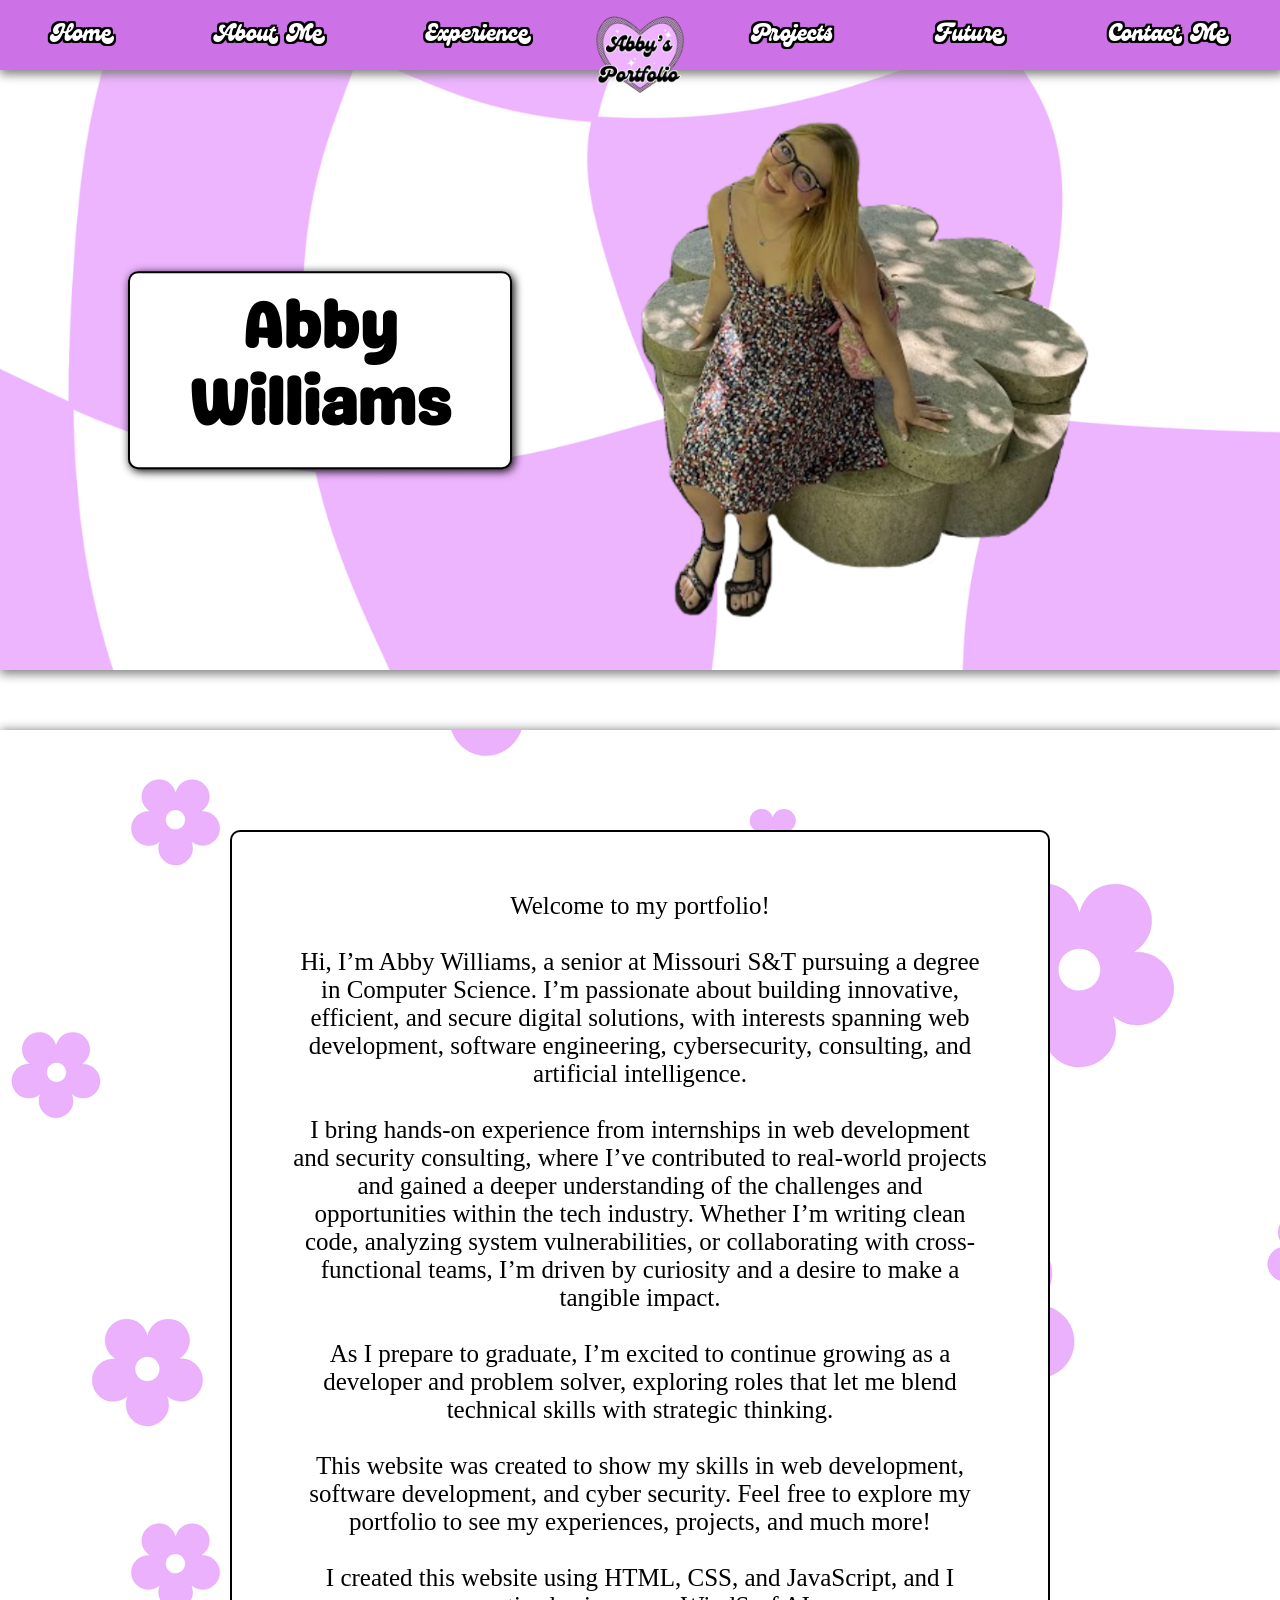
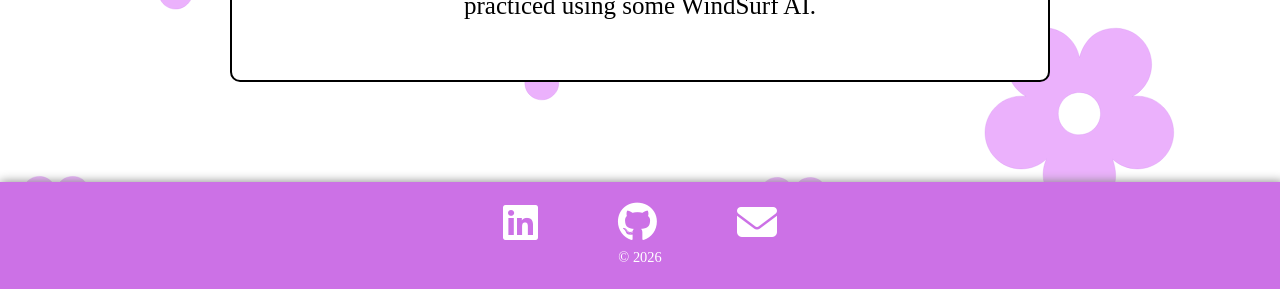
<file: index.html>
<!DOCTYPE html>
<html lang="en">
<head>
    <meta charset="UTF-8">
    <meta name="viewport" content="width=device-width, initial-scale=1.0">
    <title>Abby's Portfolio</title>
    <link rel="stylesheet" type="text/css" href="./index.css">
    <!-- Font Awesome -->
    <link
    rel="stylesheet"
    href="https://cdnjs.cloudflare.com/ajax/libs/font-awesome/6.5.0/css/all.min.css"
    integrity="sha512-..."
    crossorigin="anonymous"
    referrerpolicy="no-referrer"
    />
</head>
<body>
    <section id="nav-section">
        <nav>
            <ul class="nav-left">
                <li><a href="index.html" class="nav-text text-outline" >Home</a></li>
                <li><a href="./about-me.html" class="nav-text text-outline">About Me</a></li>
                <li><a href="./experiences.html" class="nav-text text-outline">Experience</a></li>
            </ul>
            <a href="index.html"><img id="logo" href="index.html" src="./media/AW.png" alt="Logo"></a>
            <ul class="nav-right">
                <li><a href="./projects.html" class="nav-text text-outline">Projects</a></li>
                <li><a href="./future.html" class="nav-text text-outline">Future</a></li>
                <li><a href="./contact.html" class="nav-text text-outline">Contact Me</a></li>
            </ul>
        </nav>
    </section>

    <section id="hero-section">
        <div id="hero-div">
            <h1 id="hero-title">Abby Williams</h1>
            <img id="hero-photo" src="./media/6.png">
        </div>
    </section>
    <section id="space"></section>
    <section id="home-section">
        <div id="home-div">
            <p id="home-text">Welcome to my portfolio!<br><br>Hi, I’m Abby Williams, a senior at Missouri S&T pursuing a degree in Computer Science. I’m passionate about building innovative, efficient, and secure digital solutions, with interests spanning web development, software engineering, cybersecurity, consulting, and artificial intelligence.

                <br><br>I bring hands-on experience from internships in web development and security consulting, where I’ve contributed to real-world projects and gained a deeper understanding of the challenges and opportunities within the tech industry. Whether I’m writing clean code, analyzing system vulnerabilities, or collaborating with cross-functional teams, I’m driven by curiosity and a desire to make a tangible impact.
                
                <br><br>As I prepare to graduate, I’m excited to continue growing as a developer and problem solver, exploring roles that let me blend technical skills with strategic thinking. <br><br> This website was created to show my skills in web development, software development, and cyber security. Feel free to explore my portfolio to see my experiences, projects, and much more! <br><br>I created this website using HTML, CSS, and JavaScript, and I practiced using some WindSurf AI.</p>
        </div>
    </section>

    <footer id="footer">
        <ul>
            <li><a href="https://www.linkedin.com/in/abigailwilliams2003/"><i class="fa-brands fa-linkedin"></i></a></li>
            <li><a href="https://github.com/cinnabinch"><i class="fa-brands fa-github"></i></a></li>
            <li><a href="mailto:abbyxi2003@gmail.com"><i class="fa-solid fa-envelope"></i></a></li>
        </ul>
       <p>&copy; <span id="currentYear"></span></p>
       <script>
            let date = new Date().getFullYear();
            document.getElementById("currentYear").textContent = date;
        </script>

    </footer>
    
</body>
</html>
</file>
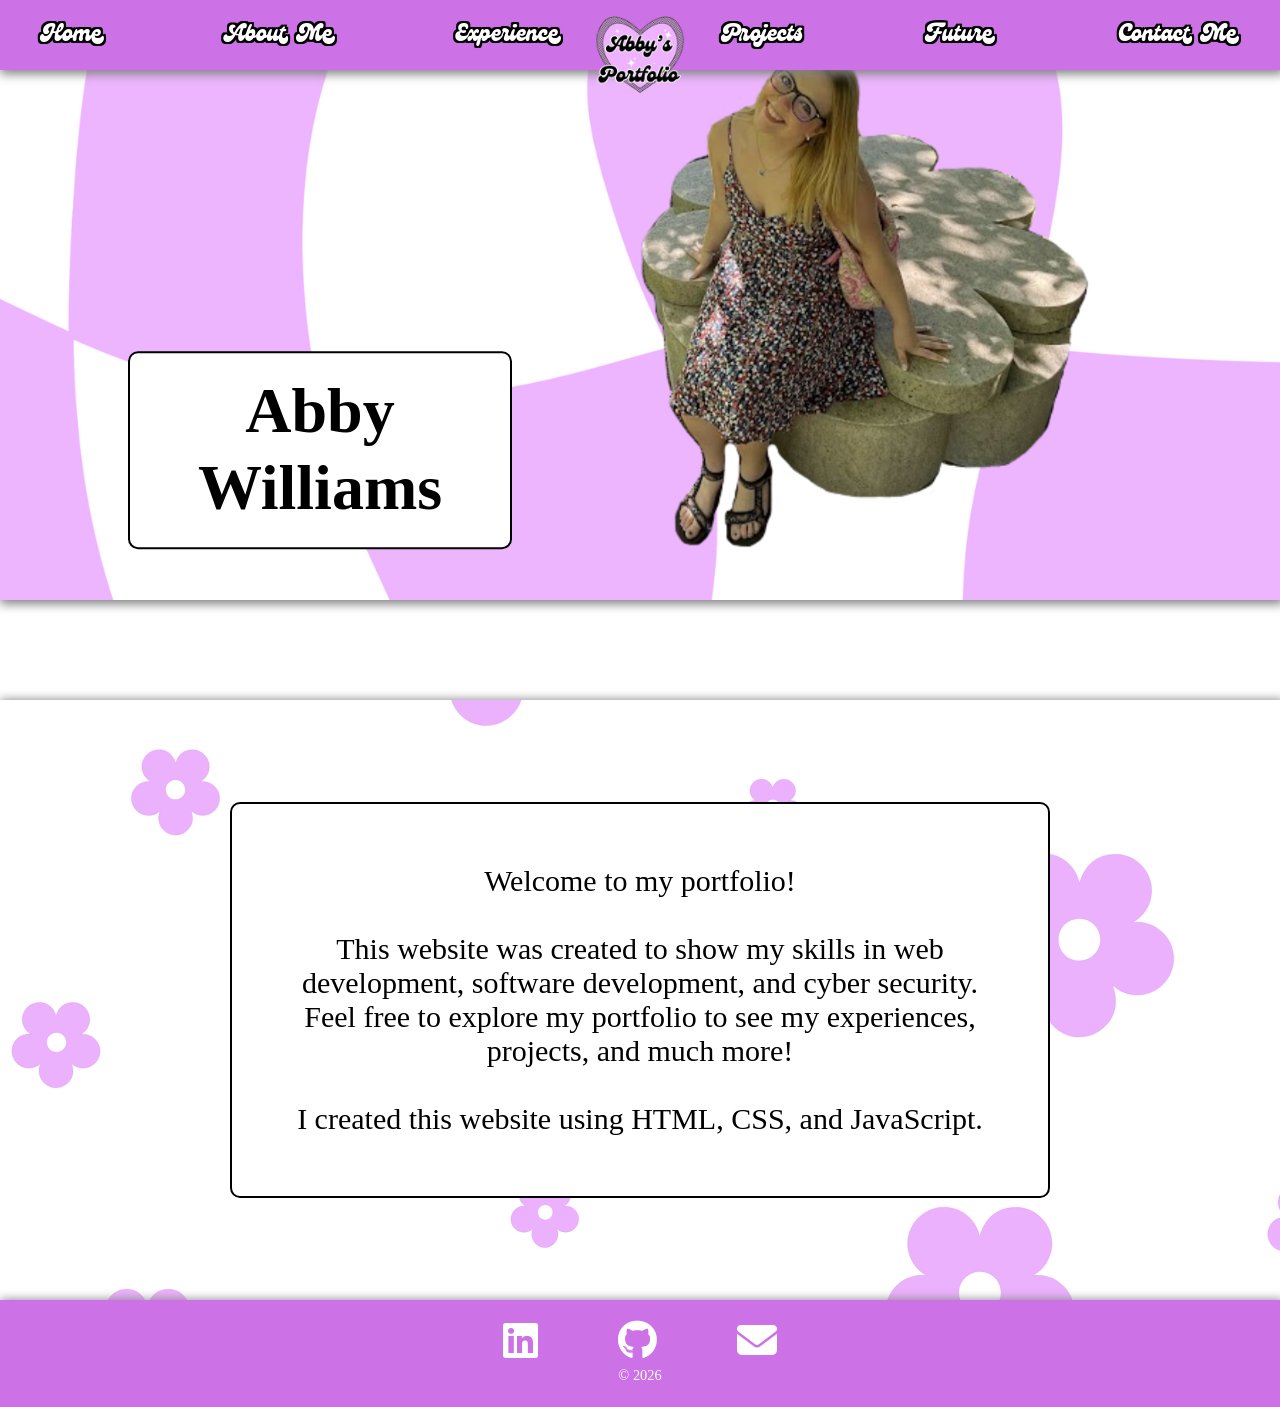
<file: Home/index.html>
<!DOCTYPE html>
<html lang="en">
<head>
    <meta charset="UTF-8">
    <meta name="viewport" content="width=device-width, initial-scale=1.0">
    <title>Abby's Portfolio</title>
    <link rel="stylesheet" type="text/css" href="./index.css">
    <!-- Font Awesome -->
    <link
    rel="stylesheet"
    href="https://cdnjs.cloudflare.com/ajax/libs/font-awesome/6.5.0/css/all.min.css"
    integrity="sha512-..."
    crossorigin="anonymous"
    referrerpolicy="no-referrer"
    />
</head>
<body>
    <section id="nav-section">
        <nav>
            <ul class="nav-left">
                <li><a href="index.html" class="nav-text text-outline" >Home</a></li>
                <li><a href="../About/about-me.html" class="nav-text text-outline">About Me</a></li>
                <li><a href="../Experiences/experiences.html" class="nav-text text-outline">Experience</a></li>
            </ul>
            <img id="logo" href="index.html" src="../Photos/AW.png" alt="Logo">
            <ul class="nav-right">
                <li><a href="../Projects/projects.html" class="nav-text text-outline">Projects</a></li>
                <li><a href="../Future/future.html" class="nav-text text-outline">Future</a></li>
                <li><a href="../Contact/contact.html" class="nav-text text-outline">Contact Me</a></li>
            </ul>
        </nav>
    </section>

    <section id="hero-section">
        <div id="hero-div">
            <h1 id="hero-title">Abby Williams</h1>
            <img id="hero-photo" src="../Photos/6.png">
        </div>
    </section>
    <section id="space"></section>
    <section id="home-section">
        <div id="home-div">
            <p id="home-text">Welcome to my portfolio!<br><br> This website was created to show my skills in web development, software development, and cyber security. Feel free to explore my portfolio to see my experiences, projects, and much more! <br><br>I created this website using HTML, CSS, and JavaScript.</p>
        </div>
    </section>

    <footer id="footer">
        <ul>
            <li><a href="https://www.linkedin.com/in/abigailwilliams2003/"><i class="fa-brands fa-linkedin"></i></a></li>
            <li><a href="https://github.com/cinnabinch"><i class="fa-brands fa-github"></i></a></li>
            <li><a href="mailto:abbyxi2003@gmail.com"><i class="fa-solid fa-envelope"></i></a></li>
        </ul>
       <p>&copy; <span id="currentYear"></span></p>
       <script>
            let date = new Date().getFullYear();
            document.getElementById("currentYear").textContent = date;
        </script>

    </footer>
    
</body>
</html>
</file>
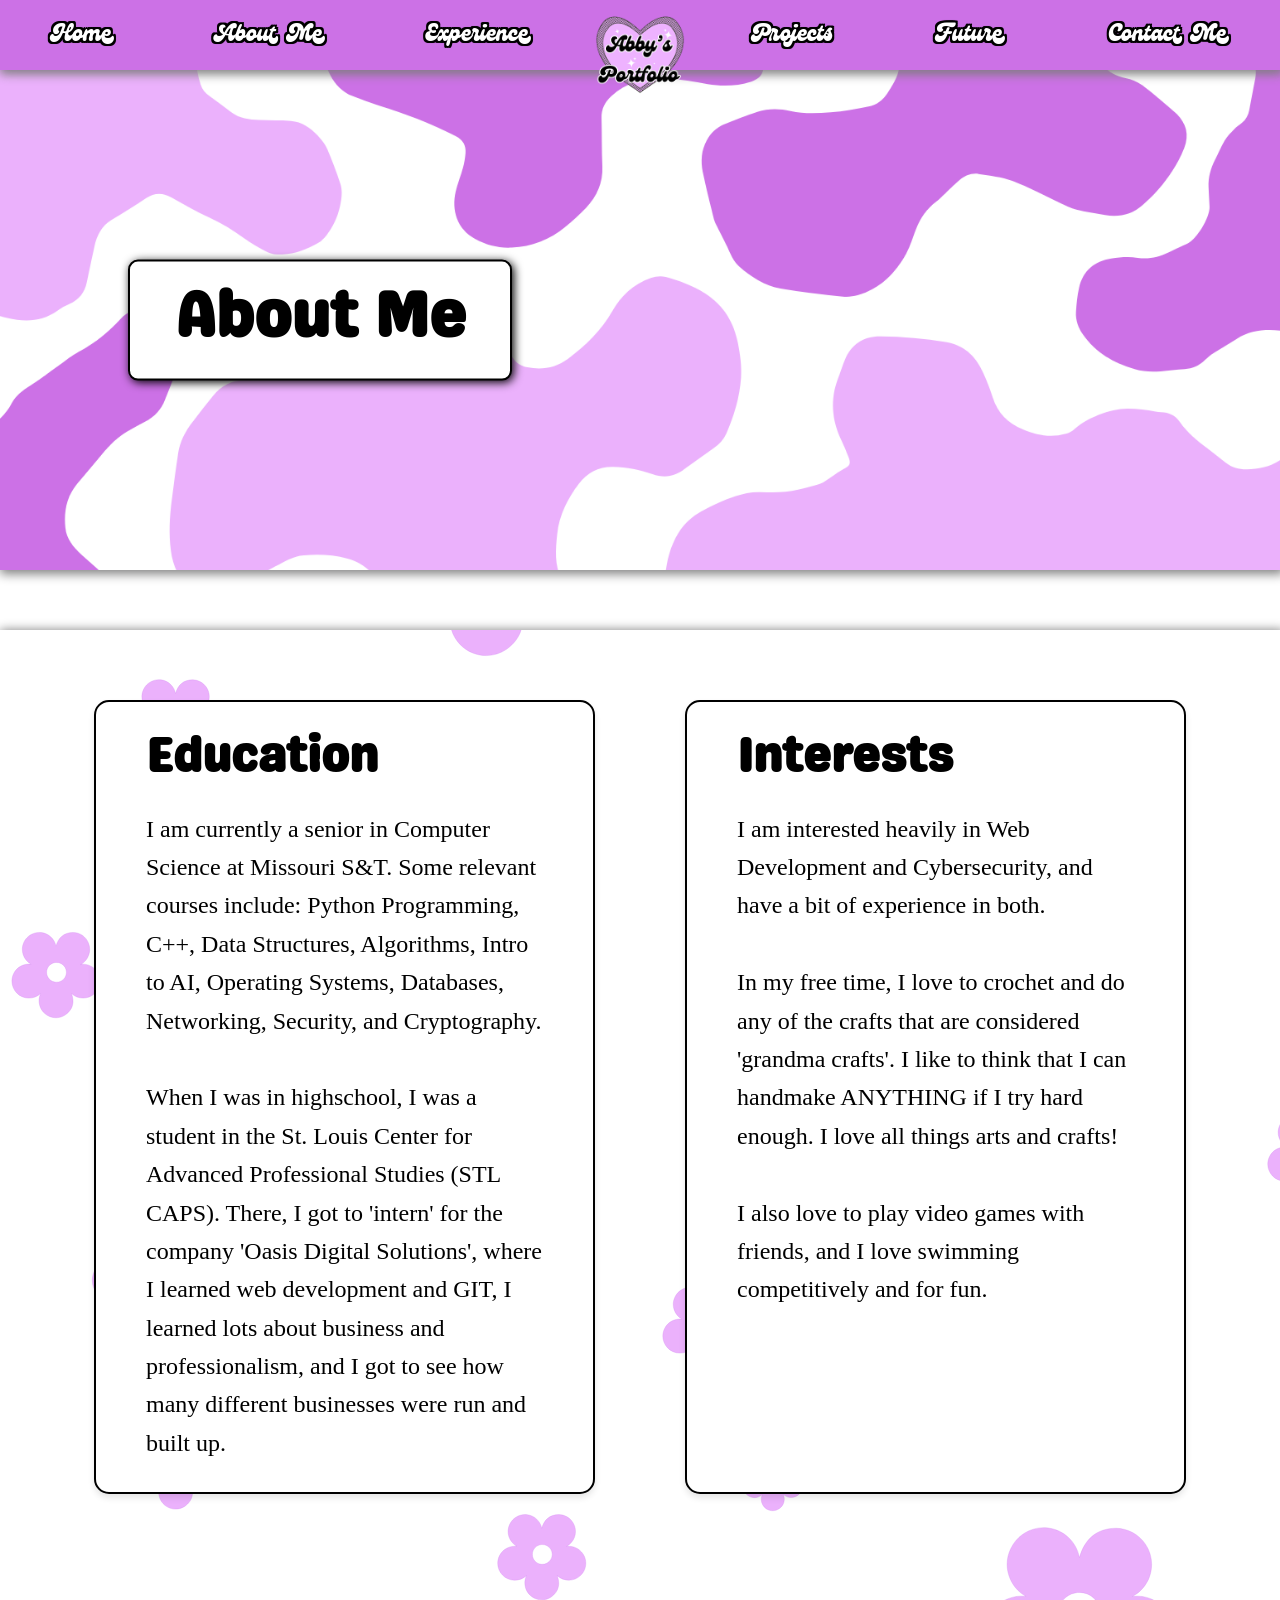
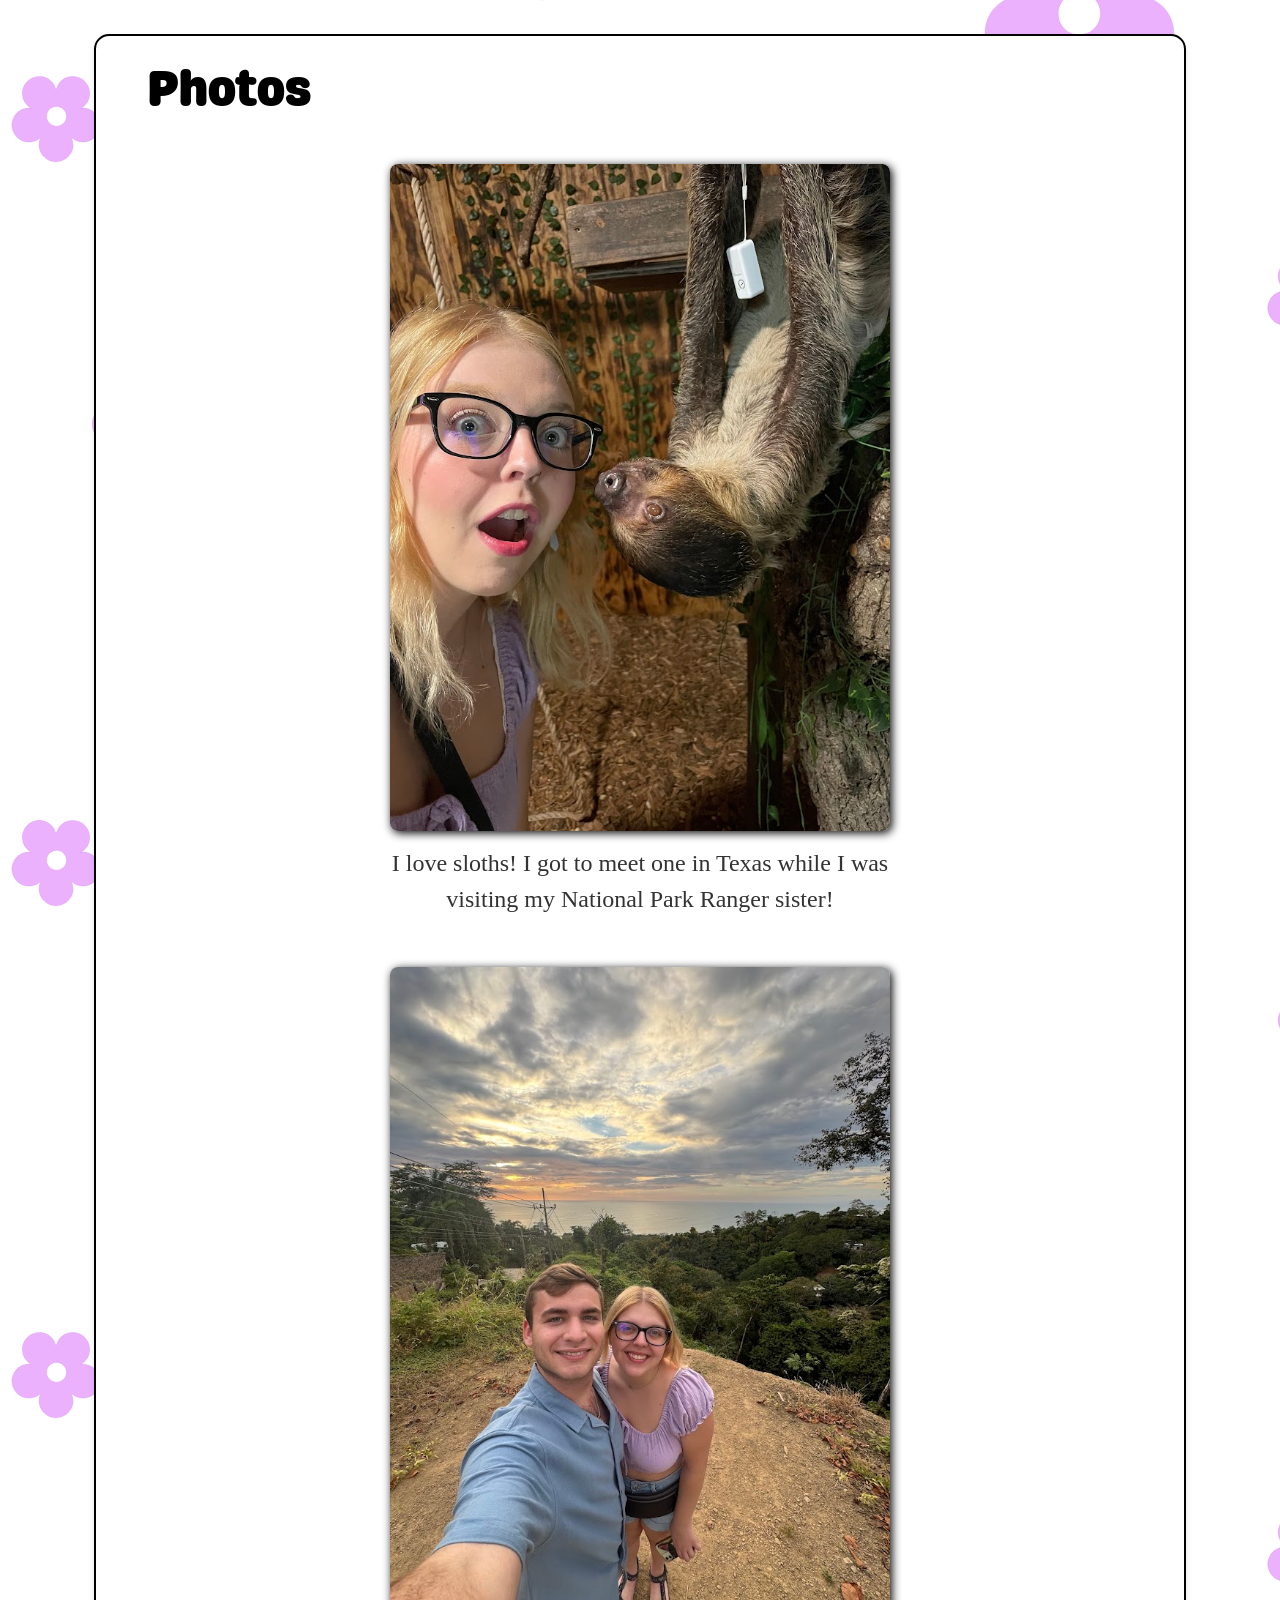
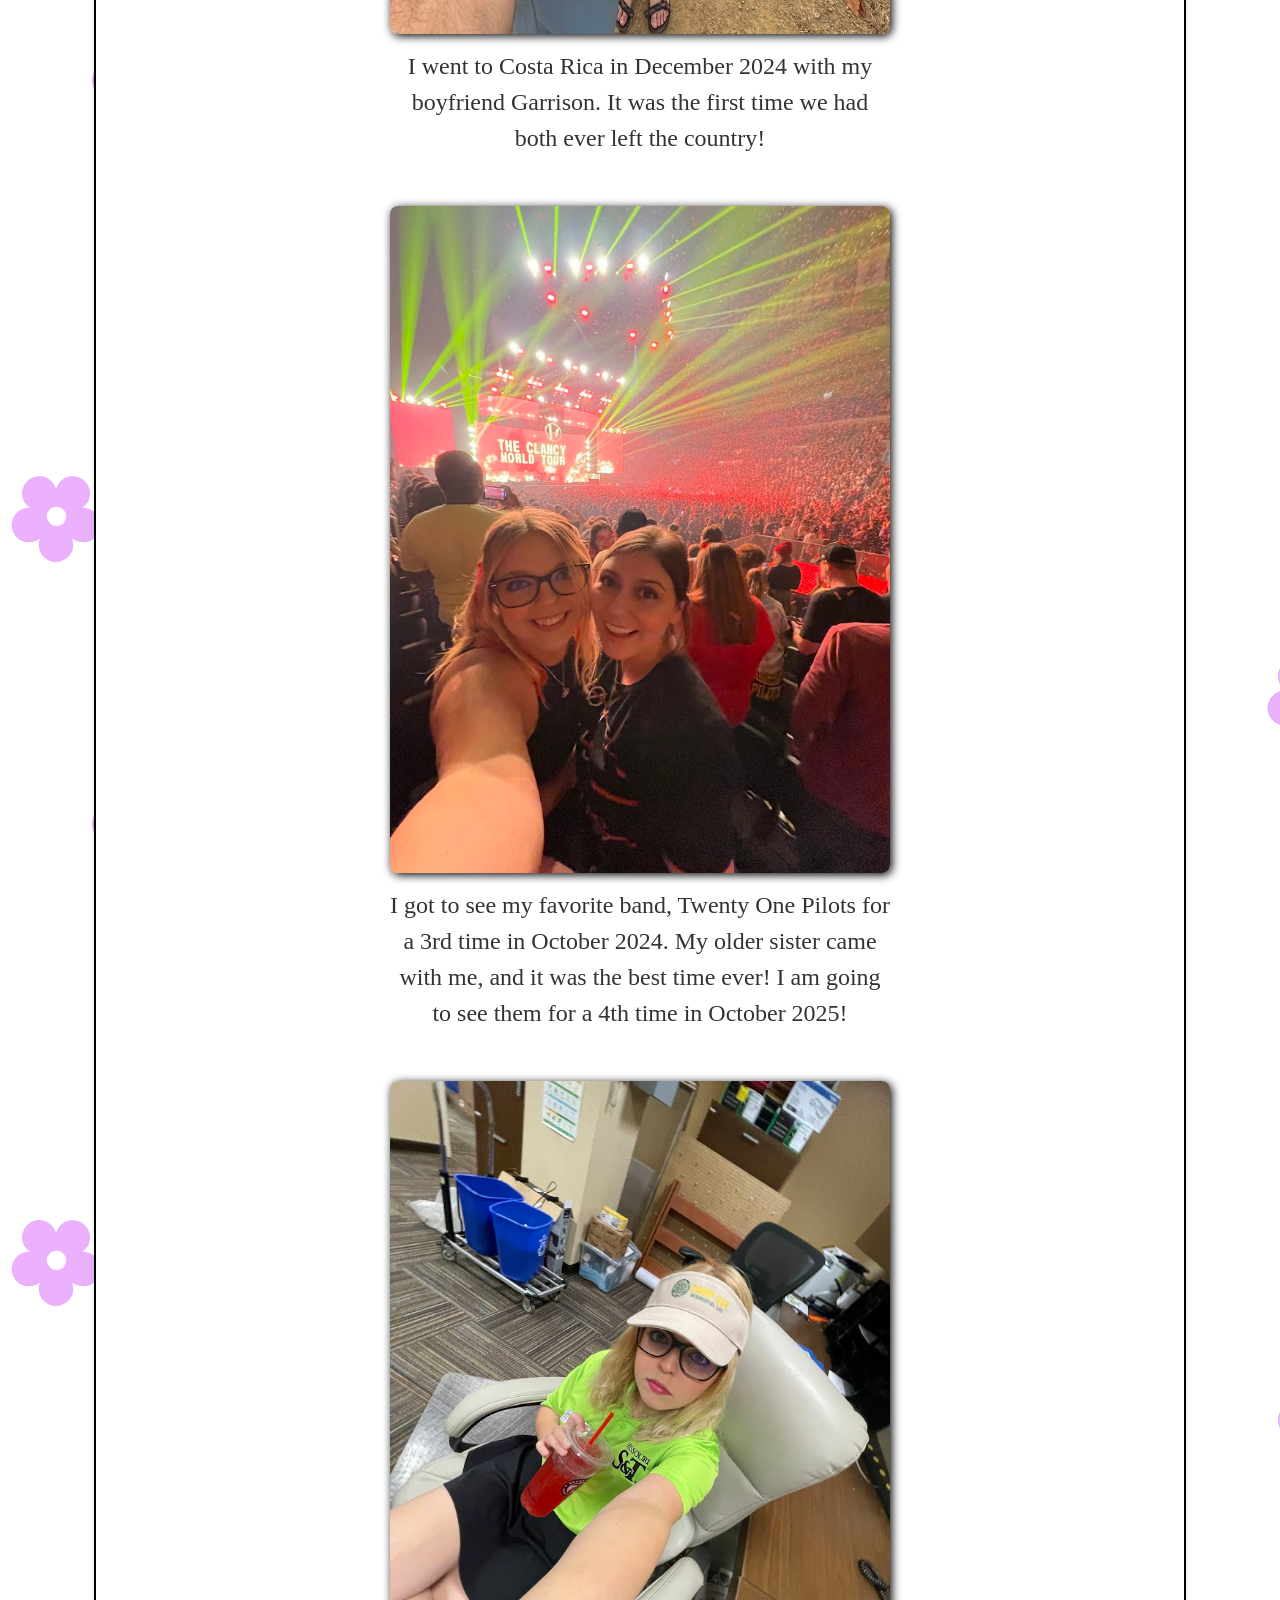
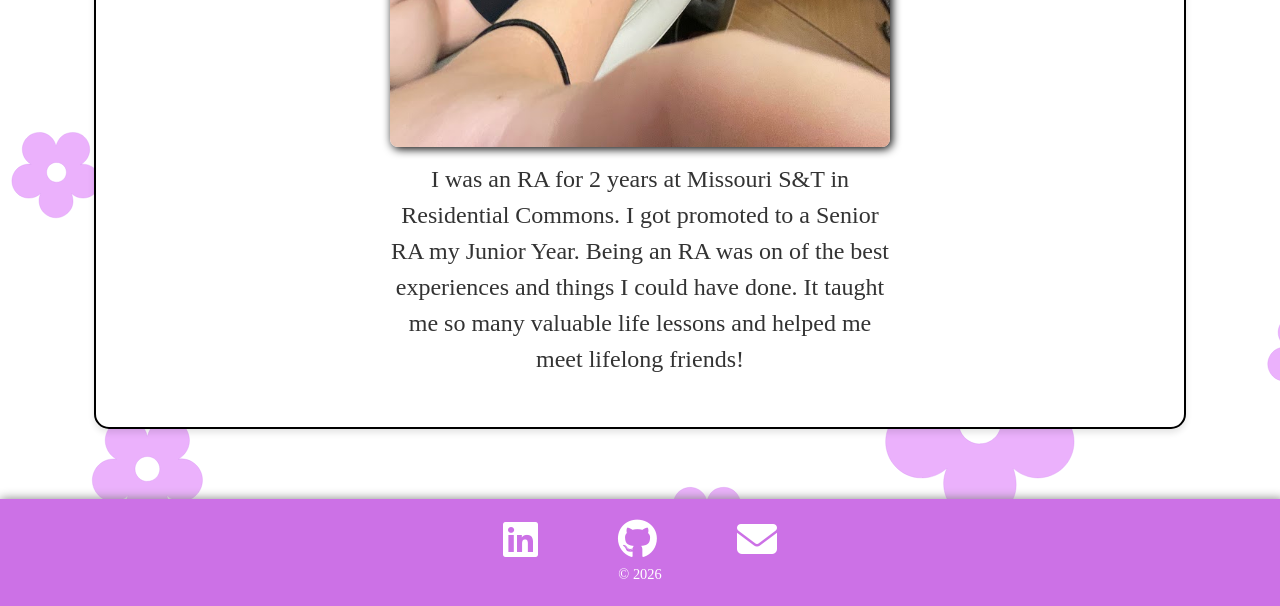
<file: about-me.html>
<!DOCTYPE html>
<html lang="en">
<head>
    <meta charset="UTF-8">
    <meta name="viewport" content="width=device-width, initial-scale=1.0">
    <title>Abby's Portfolio</title>
    <link rel="stylesheet" type="text/css" href="./css/about-me.css">

    <link
    rel="stylesheet"
    href="https://cdnjs.cloudflare.com/ajax/libs/font-awesome/6.5.0/css/all.min.css"
    integrity="sha512-..."
    crossorigin="anonymous"
    referrerpolicy="no-referrer"
    />
</head>
<body>
    <section id="nav-section">
        <nav>
            <ul class="nav-left">
                <li><a href="./index.html" class="nav-text text-outline" >Home</a></li>
                <li><a href="./about-me.html" class="nav-text text-outline">About Me</a></li>
                <li><a href="./experiences.html" class="nav-text text-outline">Experience</a></li>
            </ul>
            <a href="index.html"><img id="logo" href="index.html" src="./media/AW.png" alt="Logo"></a>
            <ul class="nav-right">
                <li><a href="./projects.html" class="nav-text text-outline">Projects</a></li>
                <li><a href="./future.html" class="nav-text text-outline">Future</a></li>
                <li><a href="./contact.html" class="nav-text text-outline">Contact Me</a></li>
            </ul>
        </nav>
    </section>

    <section id="hero-section">
        <div id="hero-div">
            <h1 id="hero-title">About Me</h1>
        </div>
    </section>
    <section id="space"></section>
    <section id="aboutme-section">
        <div id="aboutme-div">
            <div id="school-div" class="aboutme-info">
                <h2 class="aboutme-headers">Education</h2>
                <p class="aboutme-text">I am currently a senior in Computer Science at Missouri S&T. Some relevant courses include: Python Programming, C++, Data Structures, Algorithms, Intro to AI, Operating Systems, Databases, Networking, Security, and Cryptography. <br><br>When I was in highschool, I was a student in the St. Louis Center for Advanced Professional Studies (STL CAPS). There, I got to 'intern' for the company 'Oasis Digital Solutions', where I learned web development and GIT, I learned lots about business and professionalism, and I got to see how many different businesses were run and built up. </p>
            </div>

            <div id="interests-div" class="aboutme-info">
                <h2 class="aboutme-headers">Interests</h2>
                <p class="aboutme-text">I am interested heavily in Web Development and Cybersecurity, and have a bit of experience in both. <br><br>In my free time, I love to crochet and do any of the crafts that are considered 'grandma crafts'. I like to think that I can handmake ANYTHING if I try hard enough. I love all things arts and crafts! <br><br> I also love to play video games with friends, and I love swimming competitively and for fun.</p>
            </div>
        </div>
        <div id="aboutme-div">
            <div id="photos-div" class="aboutme-info">
                <h2 class="aboutme-headers">Photos</h2>
                <div class="photo-container">
                    <div class="photo-item">
                        <img src="./media/sloth.jpg" class="aboutme-photos">
                        <p>I love sloths! I got to meet one in Texas while I was visiting my National Park Ranger sister!</p>
                    </div>
                    <div class="photo-item">
                        <img src="./media/costarica.jpg" class="aboutme-photos">
                        <p>I went to Costa Rica in December 2024 with my boyfriend Garrison. It was the first time we had both ever left the country!</p>
                    </div>
                    <div class="photo-item">
                        <img src="./media/twentyonepilots.jpg" class="aboutme-photos">
                        <p>I got to see my favorite band, Twenty One Pilots for a 3rd time in October 2024. My older sister came with me, and it was the best time ever! I am going to see them for a 4th time in October 2025!</p>
                    </div>
                    <div class="photo-item">
                        <img src="./media/rapic.jpg" class="aboutme-photos">
                        <p>I was an RA for 2 years at Missouri S&T in Residential Commons. I got promoted to a Senior RA my Junior Year. Being an RA was on of the best experiences and things I could have done. It taught me so many valuable life lessons and helped me meet lifelong friends!</p>
                    </div>
                </div>
            </div>
        </div>
    </section>

    <footer id="footer">
        <ul>
            <li><a href="https://www.linkedin.com/in/abigailwilliams2003/"><i class="fa-brands fa-linkedin"></i></a></li>
            <li><a href="https://github.com/cinnabinch"><i class="fa-brands fa-github"></i></a></li>
            <li><a href="mailto:abbyxi2003@gmail.com"><i class="fa-solid fa-envelope"></i></a></li>
        </ul>
       <p>&copy; <span id="currentYear"></span></p>
       <script>
            let date = new Date().getFullYear();
            document.getElementById("currentYear").textContent = date;
        </script>

    </footer>
    
</body>
</html>
</file>
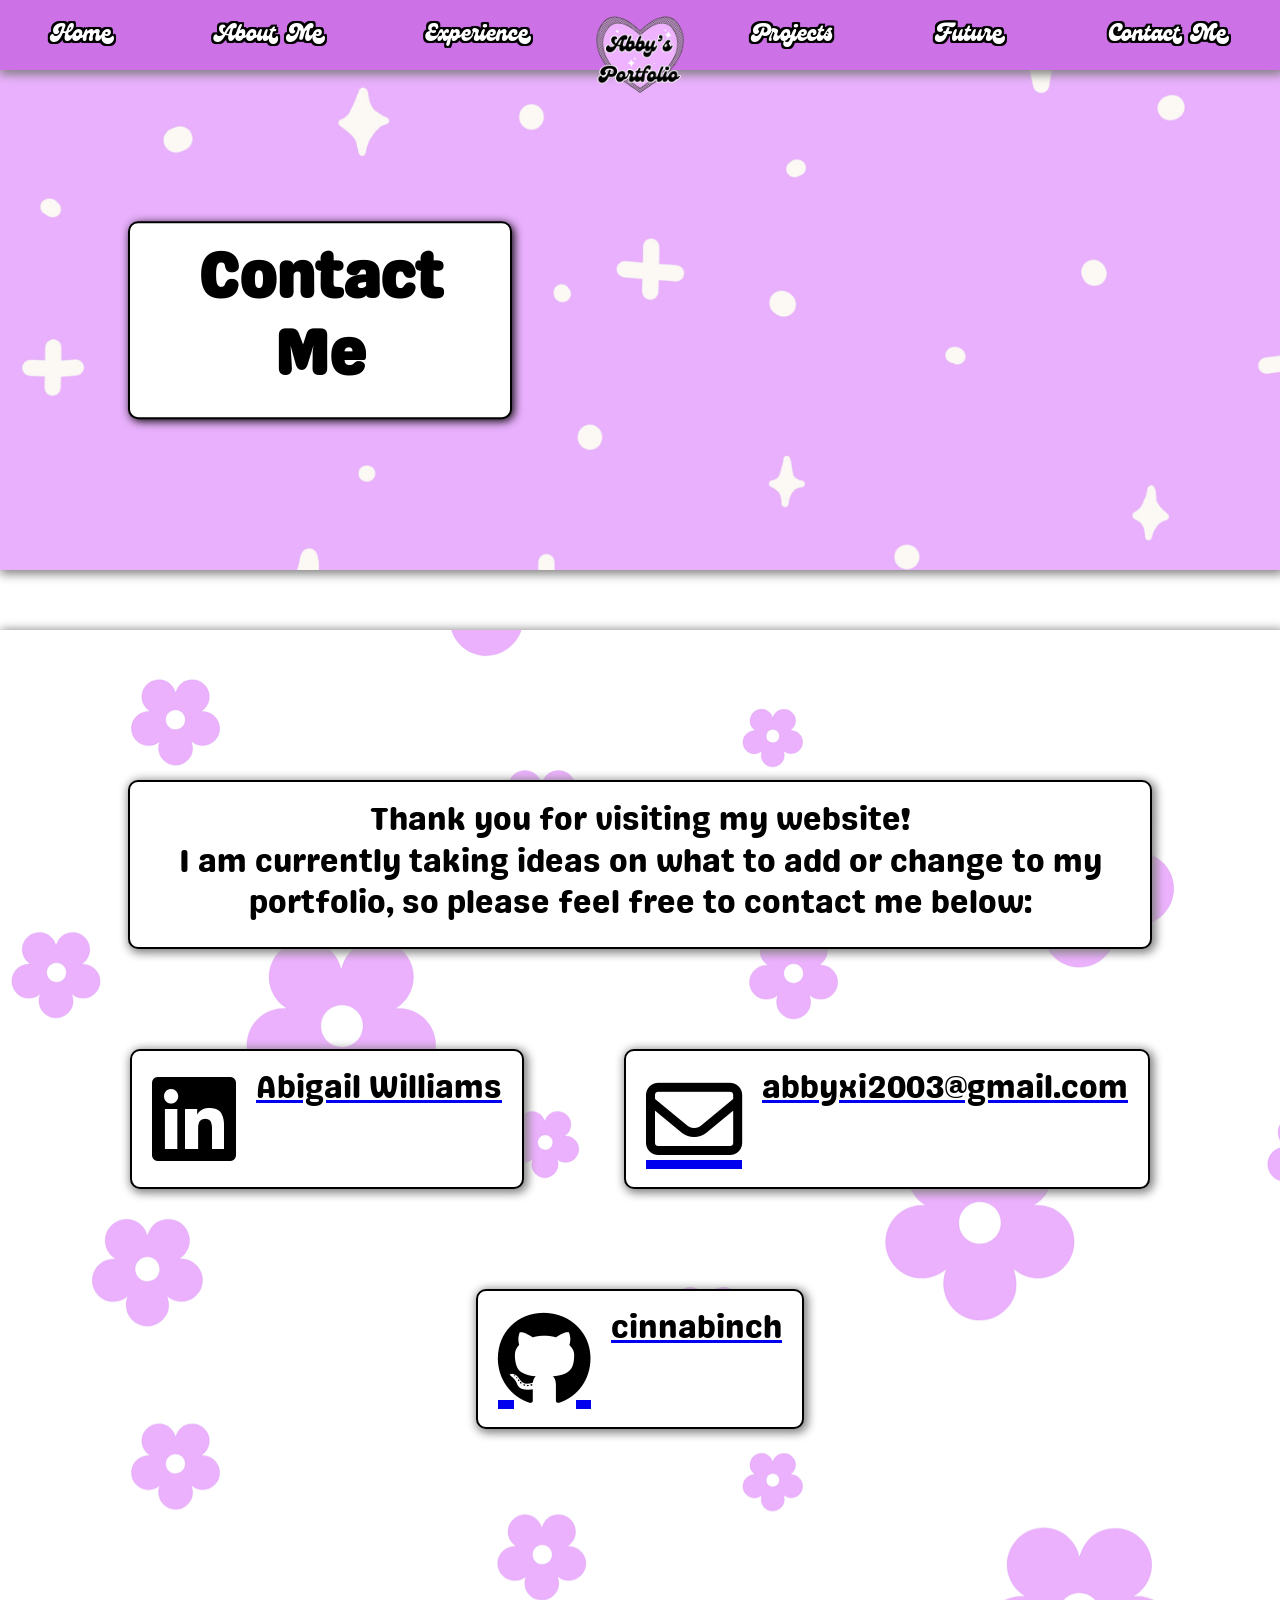
<file: contact.html>
<!DOCTYPE html>
<html lang="en">
<head>
    <meta charset="UTF-8">
    <meta name="viewport" content="width=device-width, initial-scale=1.0">
    <title>Abby's Portfolio</title>
    <link rel="stylesheet" type="text/css" href="./css/contact.css">

    <link
    rel="stylesheet"
    href="https://cdnjs.cloudflare.com/ajax/libs/font-awesome/6.5.0/css/all.min.css"
    integrity="sha512-..."
    crossorigin="anonymous"
    referrerpolicy="no-referrer"
    />
</head>
<body>
    <section id="nav-section">
        <nav>
            <ul class="nav-left">
                <li><a href="./index.html" class="nav-text text-outline" >Home</a></li>
                <li><a href="./about-me.html" class="nav-text text-outline">About Me</a></li>
                <li><a href="./experiences.html" class="nav-text text-outline">Experience</a></li>
            </ul>
            <a href="index.html"><img id="logo" href="index.html" src="./media/AW.png" alt="Logo"></a>
            <ul class="nav-right">
                <li><a href="./projects.html" class="nav-text text-outline">Projects</a></li>
                <li><a href="./future.html" class="nav-text text-outline">Future</a></li>
                <li><a href="./contact.html" class="nav-text text-outline">Contact Me</a></li>
            </ul>
        </nav>
    </section>

    <section id="hero-section">
        <div id="hero-div">
            <h1 id="hero-title">Contact Me</h1>
        </div>
    </section>
    <section id="space"></section>
    <section id="experiences-section">
        <section class="contact-container">
            <p id="contact-desc">Thank you for visiting my website!<br> I am currently taking ideas on what to add or change to my portfolio, so please feel free to contact me below:</p>
            <div class="contact-links">
              <a
                class="linkedin-contact"
                href="https://www.linkedin.com/in/abigailwilliams2003/"
                target="_blank"
                rel="noopener noreferrer"
              >
                <i class="fab fa-linkedin linked-icon"></i>
                <p id="linked-user">Abigail Williams</p>
              </a>
      
              <a
                class="email-contact"
                href="mailto:abbyxi2003@gmail.com"
                target="_blank"
                rel="noopener noreferrer"
              >
                <i class="far fa-envelope email-icon"></i>
                <p id="email-user">abbyxi2003@gmail.com</p>
              </a>
      
              <a
                class="github-contact"
                href="https://github.com/cinnabinch"
                target="_blank"
                rel="noopener noreferrer"
              >
                <i class="fab fa-github github-icon"></i>
                <p id="github-user">cinnabinch</p>
              </a>
            </div>
          </section>
    </section>
    
</body>
</html>
</file>
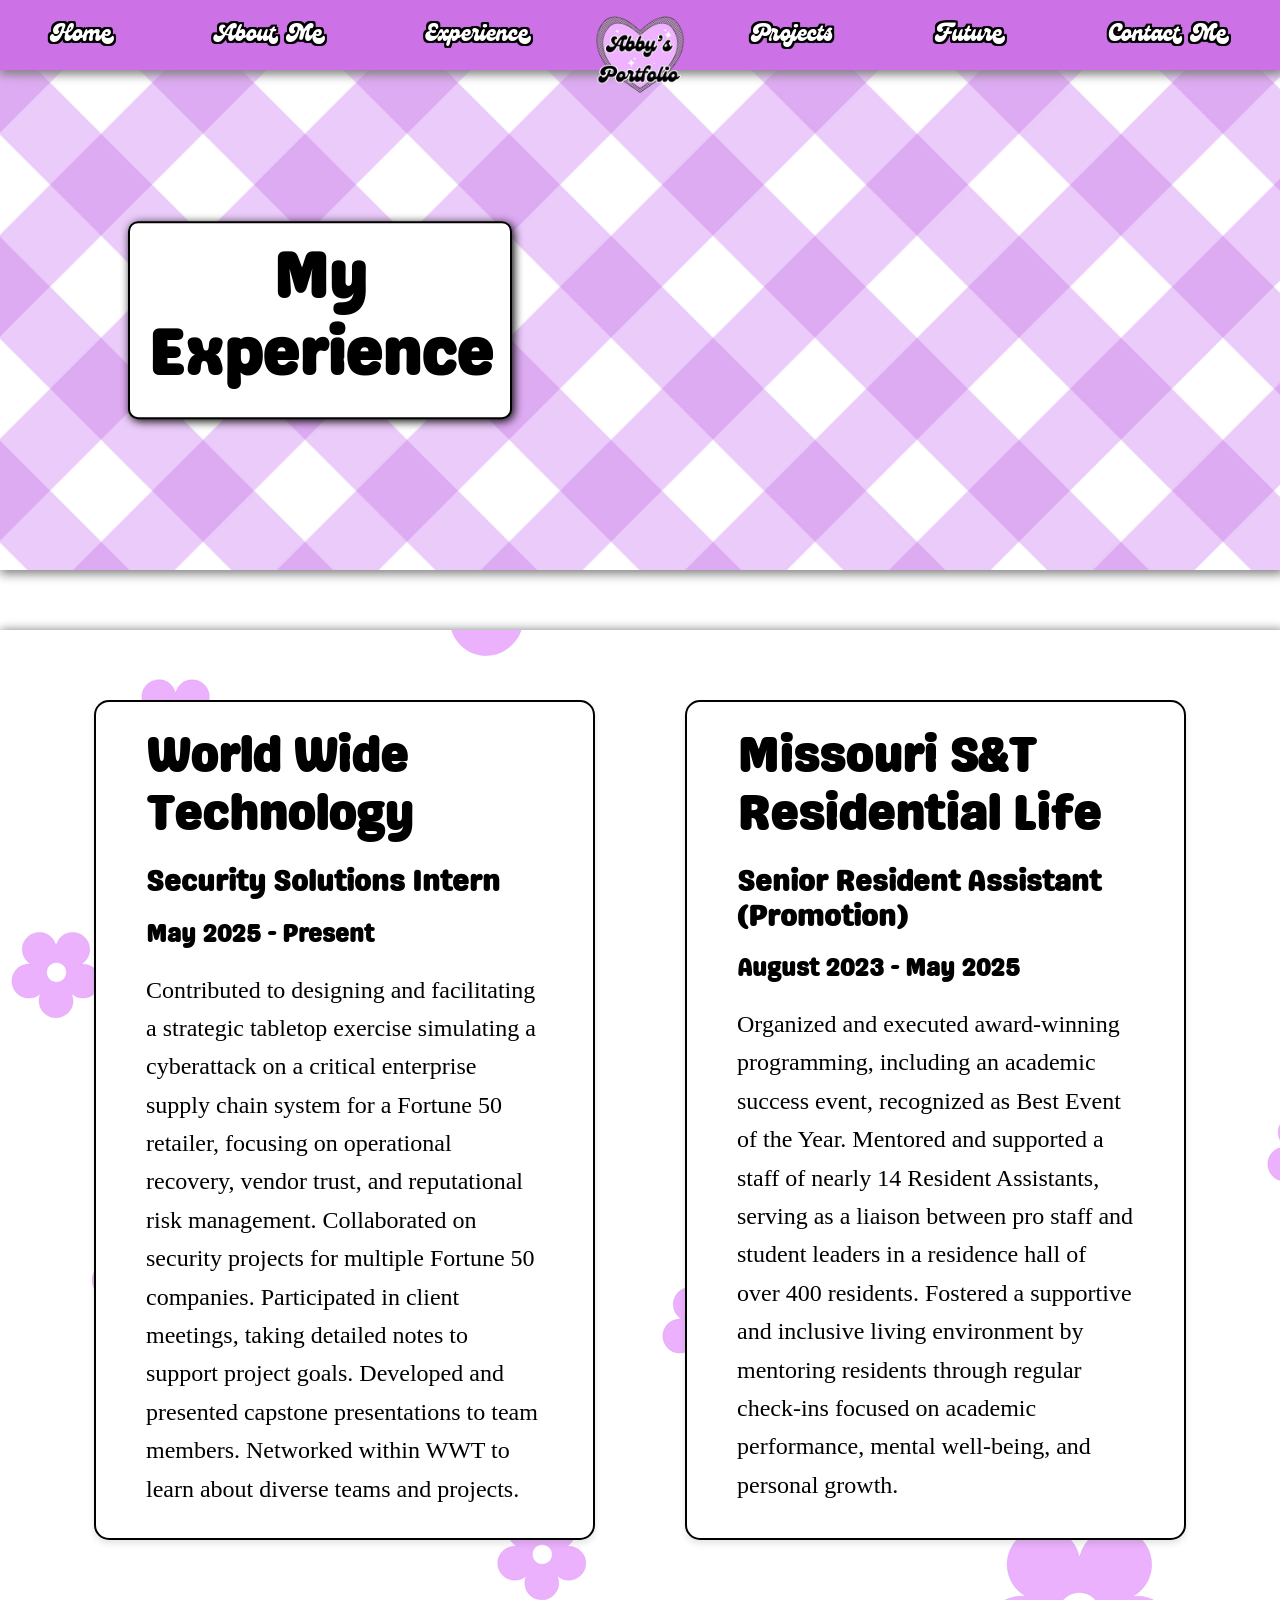
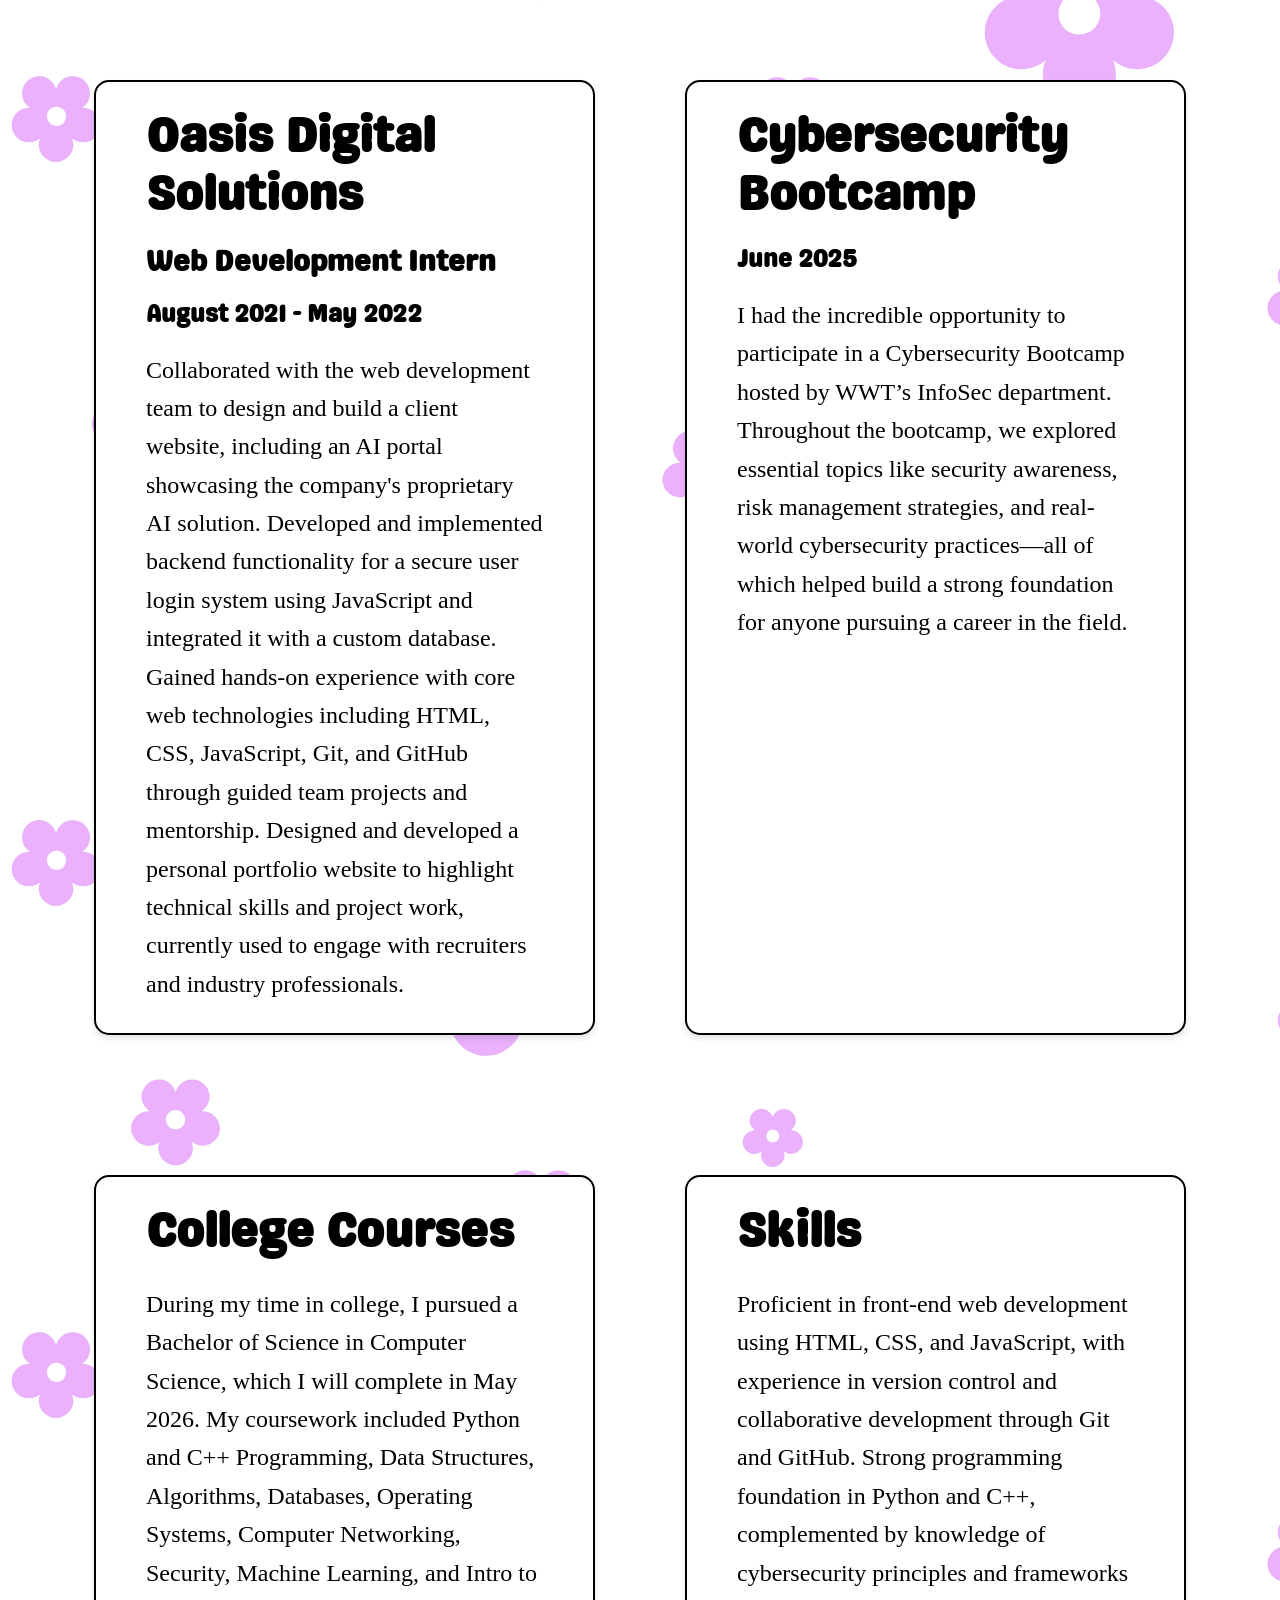
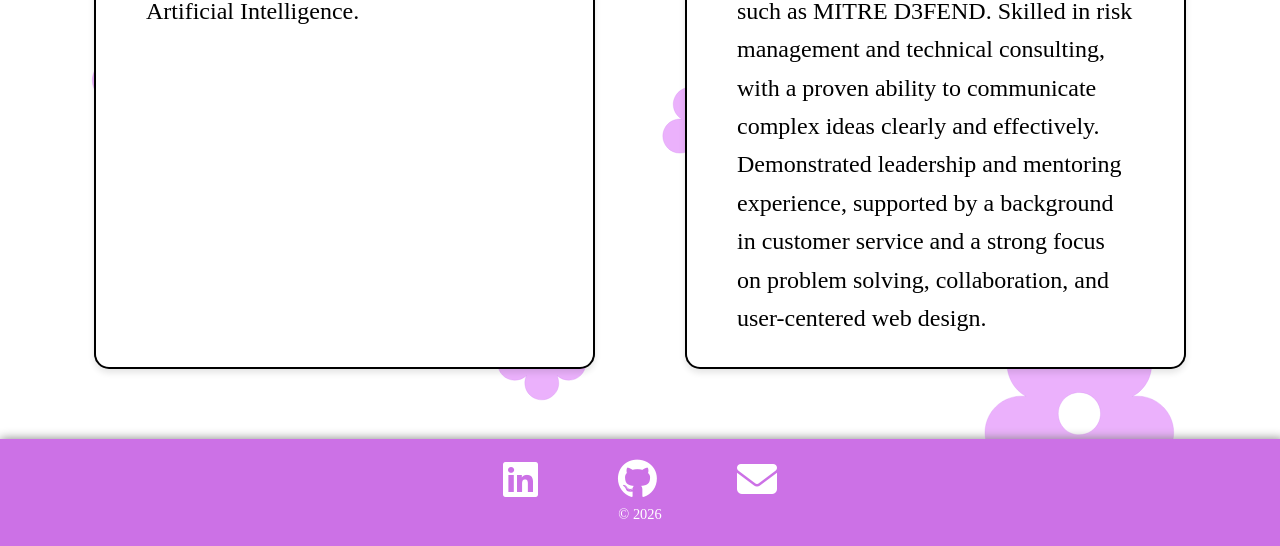
<file: experiences.html>
<!DOCTYPE html>
<html lang="en">
<head>
    <meta charset="UTF-8">
    <meta name="viewport" content="width=device-width, initial-scale=1.0">
    <title>Abby's Portfolio</title>
    <link rel="stylesheet" type="text/css" href="./css/experiences.css">

    <link
    rel="stylesheet"
    href="https://cdnjs.cloudflare.com/ajax/libs/font-awesome/6.5.0/css/all.min.css"
    integrity="sha512-..."
    crossorigin="anonymous"
    referrerpolicy="no-referrer"
    />
</head>
<body>
    <section id="nav-section">
        <nav>
            <ul class="nav-left">
                <li><a href="./index.html" class="nav-text text-outline" >Home</a></li>
                <li><a href="./about-me.html" class="nav-text text-outline">About Me</a></li>
                <li><a href="./experiences.html" class="nav-text text-outline">Experience</a></li>
            </ul>
            <a href="index.html"><img id="logo" href="index.html" src="./media/AW.png" alt="Logo"></a>
            <ul class="nav-right">
                <li><a href="./projects.html" class="nav-text text-outline">Projects</a></li>
                <li><a href="./future.html" class="nav-text text-outline">Future</a></li>
                <li><a href="./contact.html" class="nav-text text-outline">Contact Me</a></li>
            </ul>
        </nav>
    </section>

    <section id="hero-section">
        <div id="hero-div">
            <h1 id="hero-title">My Experience</h1>
        </div>
    </section>
    <section id="space"></section>
    <section id="experiences-section">
        <div id="experiences-div">
            <div id="wwt-div" class="experiences-info">
                <h2 class="experiences-headers">World Wide Technology</h2>
                <h3 class="experiences-subhead">Security Solutions Intern</h3>
                <h4 class="experiences-dates">May 2025 - Present</h4>
                <p class="experiences-text">Contributed to designing and facilitating a strategic tabletop exercise simulating a cyberattack on a critical enterprise supply chain system for a Fortune 50 retailer, focusing on operational recovery, vendor trust, and reputational risk management.
                    Collaborated on security projects for multiple Fortune 50 companies.
                    Participated in client meetings, taking detailed notes to support project goals.
                    Developed and presented capstone presentations to team members.
                    Networked within WWT to learn about diverse teams and projects.</p>
            </div>

            <div id="reslife-div" class="experiences-info">
                <h2 class="experiences-headers">Missouri S&T Residential Life</h2>
                <h3 class="experiences-subhead">Senior Resident Assistant (Promotion)</h3>
                <h4 class="experiences-dates">August 2023 - May 2025</h4>
                <p class="experiences-text">Organized and executed award-winning programming, including an academic success event, recognized as Best Event of the Year.
                    Mentored and supported a staff of nearly 14 Resident Assistants, serving as a liaison between pro staff and student leaders in a residence hall of over 400 residents. 
                    Fostered a supportive and inclusive living environment by mentoring residents through regular check-ins focused on academic performance, mental well-being, and personal growth.</p>
            </div>
        </div>
        <div id="experiences-div">
            <div id="oasis-div" class="experiences-info">
                <h2 class="experiences-headers">Oasis Digital Solutions</h2>
                <h3 class="experiences-subhead">Web Development Intern</h3>
                <h4 class="experiences-dates">August 2021 - May 2022</h4>
                <p class="experiences-text">Collaborated with the web development team to design and build a client website, including an AI portal showcasing the company's proprietary AI solution.
                    Developed and implemented backend functionality for a secure user login system using JavaScript and integrated it with a custom database.
                    Gained hands-on experience with core web technologies including HTML, CSS, JavaScript, Git, and GitHub through guided team projects and mentorship.
                    Designed and developed a personal portfolio website to highlight technical skills and project work, currently used to engage with recruiters and industry professionals.</p>
            </div>

            <div id="bootcamp-div" class="experiences-info">
                <h2 class="experiences-headers">Cybersecurity Bootcamp</h2>
                <h4 class="experiences-dates">June 2025</h4>
                <p class="experiences-text"> I had the incredible opportunity to participate in a Cybersecurity Bootcamp hosted by WWT’s InfoSec department. Throughout the bootcamp, we explored essential topics like security awareness, risk management strategies, and real-world cybersecurity practices—all of which helped build a strong foundation for anyone pursuing a career in the field.</p>
            </div>
        </div>
        <div id="experiences-div">
            <div id="courses-div" class="experiences-info">
                <h2 class="experiences-headers">College Courses</h2>
                <p class="experiences-text">During my time in college, I pursued a Bachelor of Science in Computer Science, which I will complete in May 2026. My coursework included Python and C++ Programming, Data Structures, Algorithms, Databases, Operating Systems, Computer Networking, Security, Machine Learning, and Intro to Artificial Intelligence.</p>
            </div>

            <div id="skills-div" class="experiences-info">
                <h2 class="experiences-headers">Skills</h2>
                <p class="experiences-text">Proficient in front-end web development using HTML, CSS, and JavaScript, with experience in version control and collaborative development through Git and GitHub. Strong programming foundation in Python and C++, complemented by knowledge of cybersecurity principles and frameworks such as MITRE D3FEND. Skilled in risk management and technical consulting, with a proven ability to communicate complex ideas clearly and effectively. Demonstrated leadership and mentoring experience, supported by a background in customer service and a strong focus on problem solving, collaboration, and user-centered web design.</p>
            </div>
        </div>
    </section>

    <footer id="footer">
        <ul>
            <li><a href="https://www.linkedin.com/in/abigailwilliams2003/"><i class="fa-brands fa-linkedin"></i></a></li>
            <li><a href="https://github.com/cinnabinch"><i class="fa-brands fa-github"></i></a></li>
            <li><a href="mailto:abbyxi2003@gmail.com"><i class="fa-solid fa-envelope"></i></a></li>
        </ul>
       <p>&copy; <span id="currentYear"></span></p>
       <script>
            let date = new Date().getFullYear();
            document.getElementById("currentYear").textContent = date;
        </script>

    </footer>
    
</body>
</html>
</file>
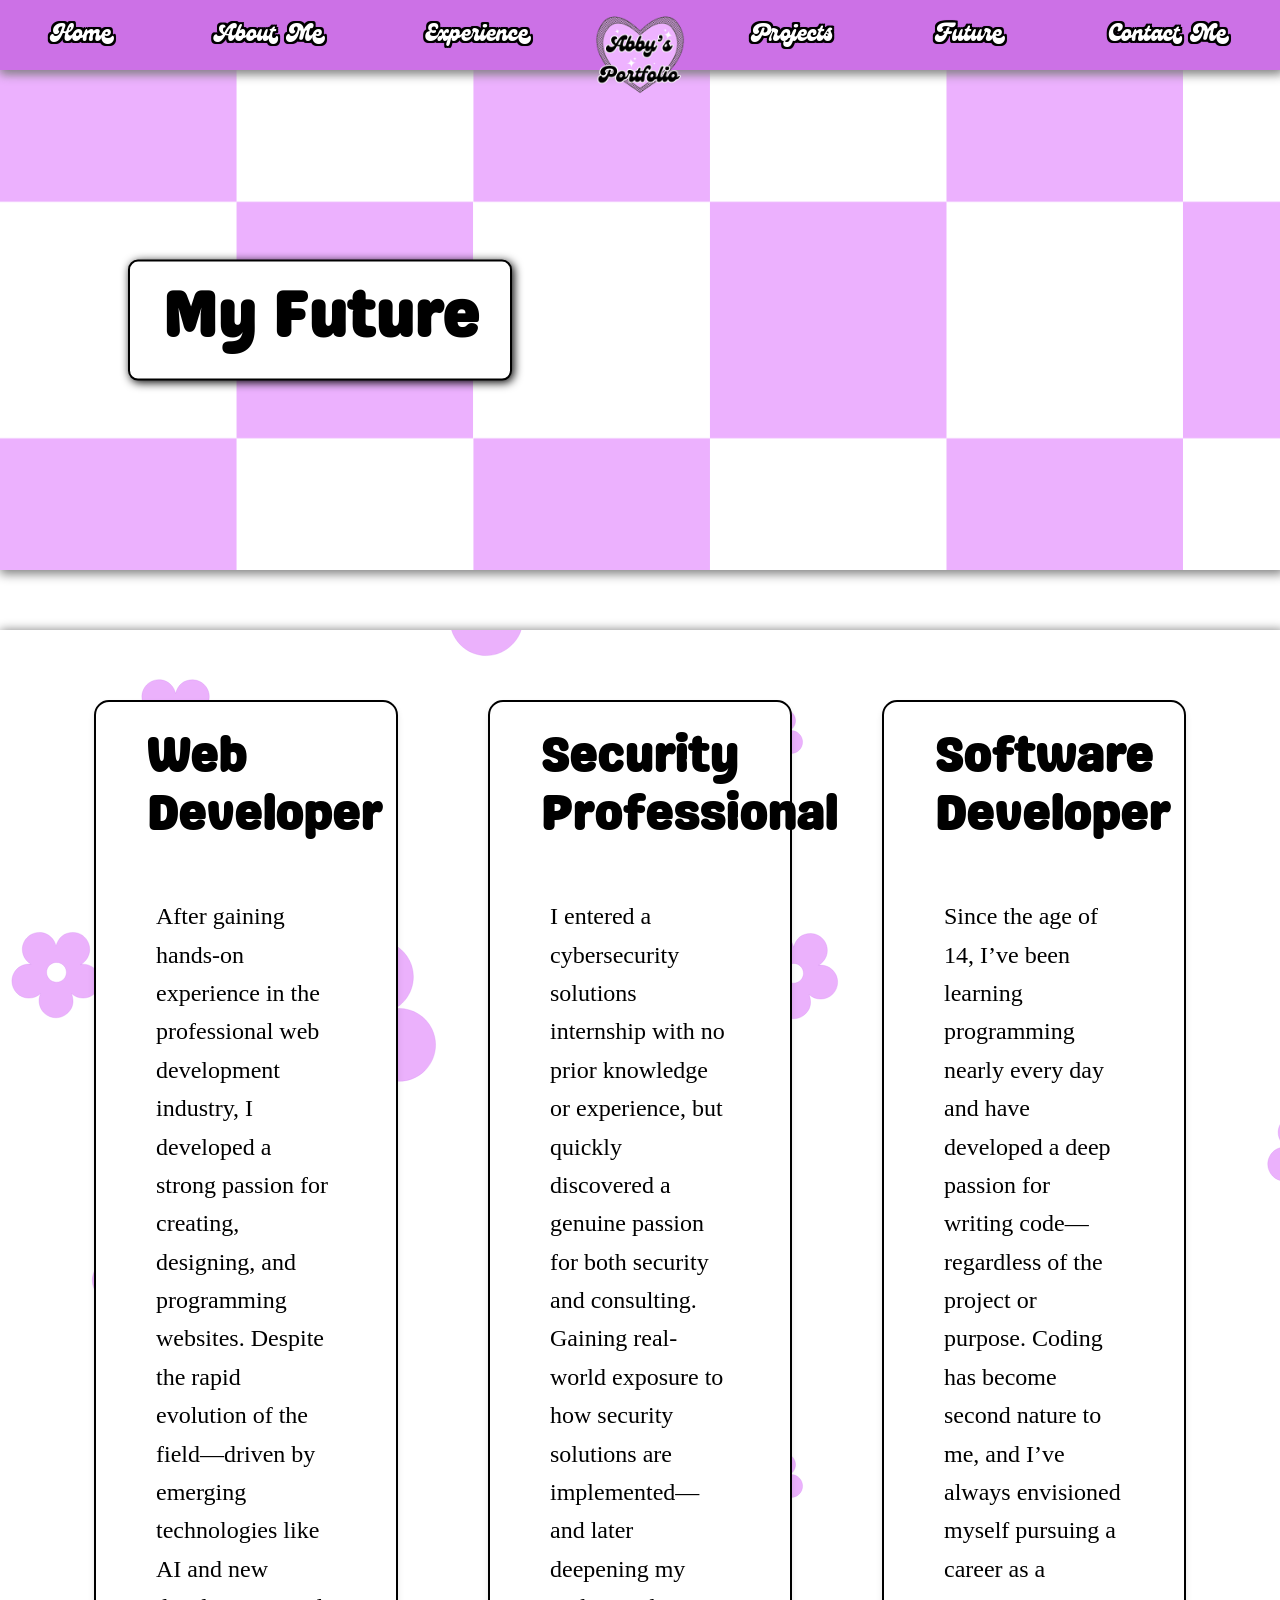
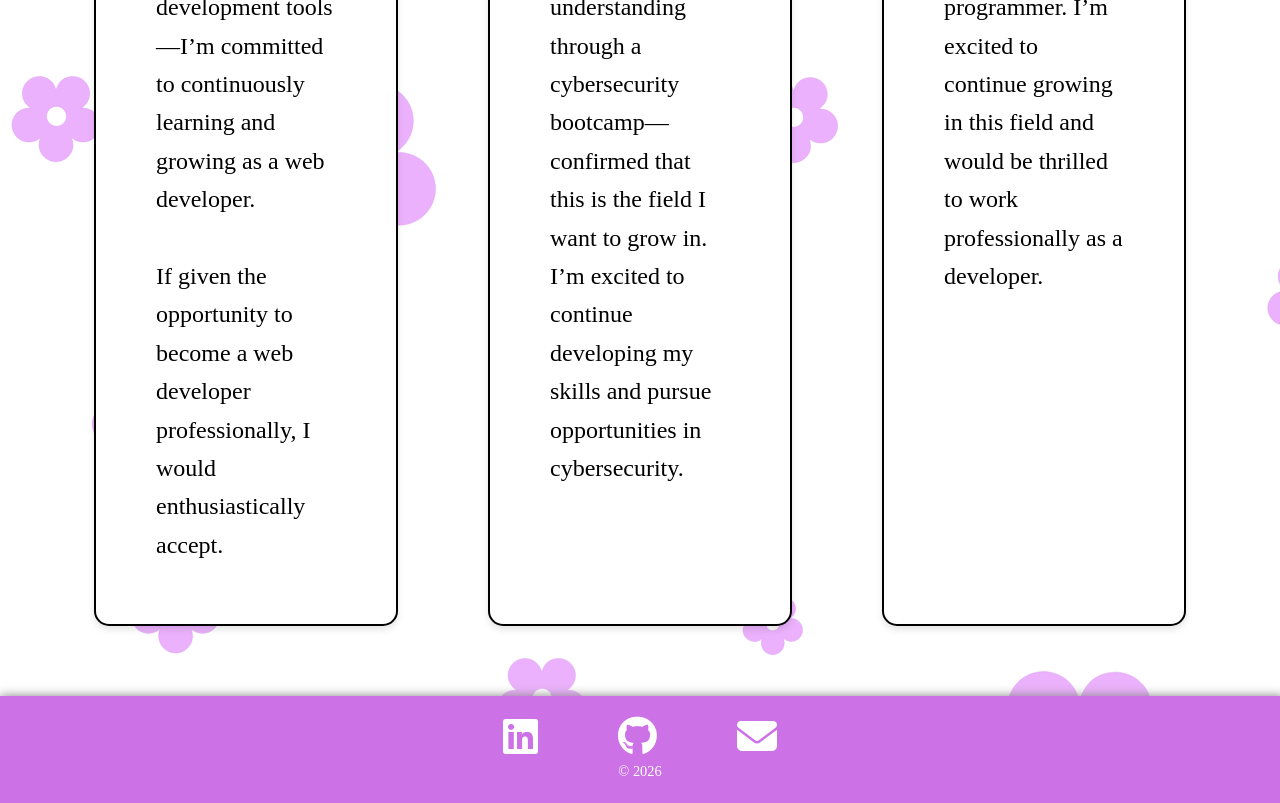
<file: future.html>
<!DOCTYPE html>
<html lang="en">
<head>
    <meta charset="UTF-8">
    <meta name="viewport" content="width=device-width, initial-scale=1.0">
    <title>Abby's Portfolio</title>
    <link rel="stylesheet" type="text/css" href="./css/future.css">

    <link
    rel="stylesheet"
    href="https://cdnjs.cloudflare.com/ajax/libs/font-awesome/6.5.0/css/all.min.css"
    integrity="sha512-..."
    crossorigin="anonymous"
    referrerpolicy="no-referrer"
    />
</head>
<body>
    <section id="nav-section">
        <nav>
            <ul class="nav-left">
                <li><a href="./index.html" class="nav-text text-outline" >Home</a></li>
                <li><a href="./about-me.html" class="nav-text text-outline">About Me</a></li>
                <li><a href="./experiences.html" class="nav-text text-outline">Experience</a></li>
            </ul>
            <a href="index.html"><img id="logo" href="index.html" src="./media/AW.png" alt="Logo"></a>
            <ul class="nav-right">
                <li><a href="./projects.html" class="nav-text text-outline">Projects</a></li>
                <li><a href="./future.html" class="nav-text text-outline">Future</a></li>
                <li><a href="./contact.html" class="nav-text text-outline">Contact Me</a></li>
            </ul>
        </nav>
    </section>

    <section id="hero-section">
        <div id="hero-div">
            <h1 id="hero-title">My Future</h1>
        </div>
    </section>
    <section id="space"></section>
    <section id="experiences-section">
        <div id="experiences-div">
            <div id="wwt-div" class="experiences-info">
                <h2 class="experiences-headers">Web Developer</h2>
                <p class="experiences-text">After gaining hands-on experience in the professional web development industry, I developed a strong passion for creating, designing, and programming websites. Despite the rapid evolution of the field—driven by emerging technologies like AI and new development tools—I’m committed to continuously learning and growing as a web developer. <br><br>If given the opportunity to become a web developer professionally, I would enthusiastically accept. </p>
            </div>

            <div id="reslife-div" class="experiences-info">
                <h2 class="experiences-headers">Security Professional</h2>
                <p class="experiences-text">I entered a cybersecurity solutions internship with no prior knowledge or experience, but quickly discovered a genuine passion for both security and consulting. Gaining real-world exposure to how security solutions are implemented—and later deepening my understanding through a cybersecurity bootcamp—confirmed that this is the field I want to grow in. I’m excited to continue developing my skills and pursue opportunities in cybersecurity.</p>
            </div>
            <div id="reslife-div" class="experiences-info">
                <h2 class="experiences-headers">Software Developer</h2>
                <p class="experiences-text">Since the age of 14, I’ve been learning programming nearly every day and have developed a deep passion for writing code—regardless of the project or purpose. Coding has become second nature to me, and I’ve always envisioned myself pursuing a career as a programmer. I’m excited to continue growing in this field and would be thrilled to work professionally as a developer. </p>
            </div>

        </div>
    </section>

    <footer id="footer">
        <ul>
            <li><a href="https://www.linkedin.com/in/abigailwilliams2003/"><i class="fa-brands fa-linkedin"></i></a></li>
            <li><a href="https://github.com/cinnabinch"><i class="fa-brands fa-github"></i></a></li>
            <li><a href="mailto:abbyxi2003@gmail.com"><i class="fa-solid fa-envelope"></i></a></li>
        </ul>
       <p>&copy; <span id="currentYear"></span></p>
       <script>
            let date = new Date().getFullYear();
            document.getElementById("currentYear").textContent = date;
        </script>

    </footer>
    
</body>
</html>
</file>
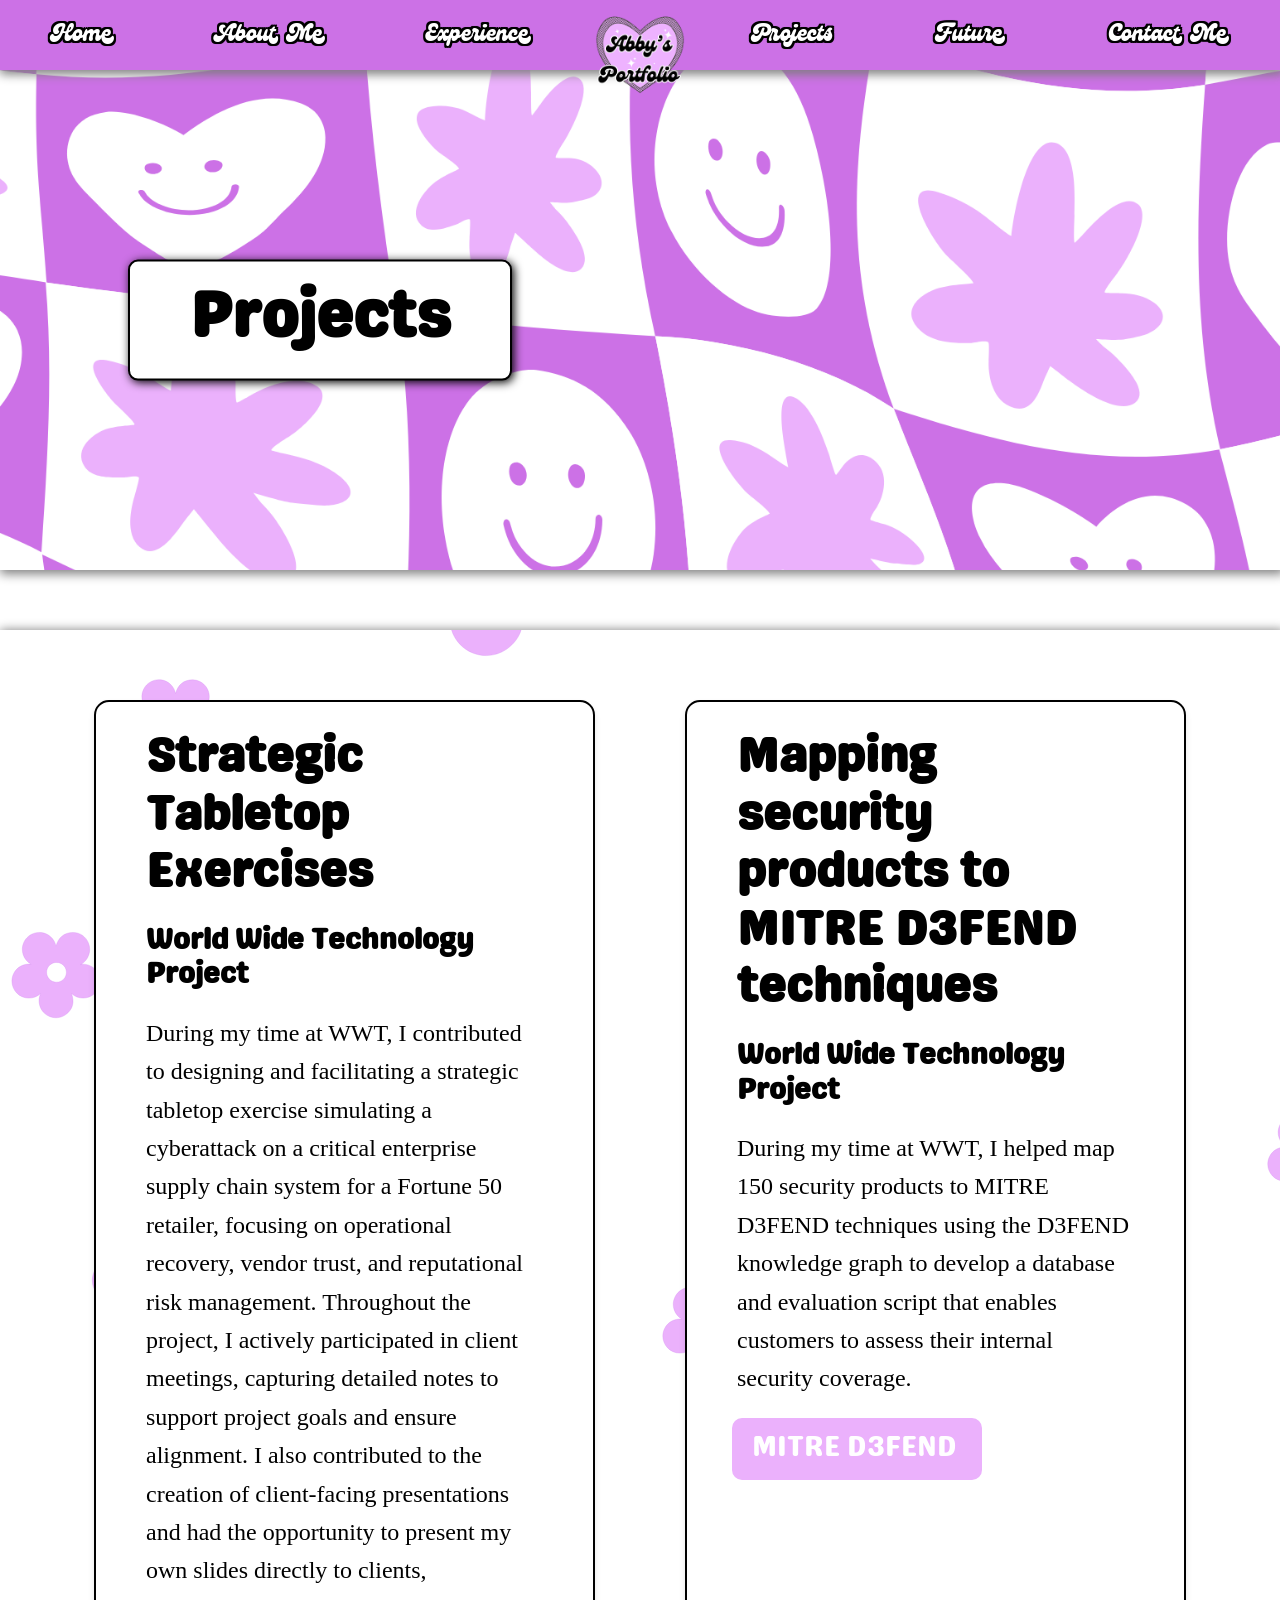
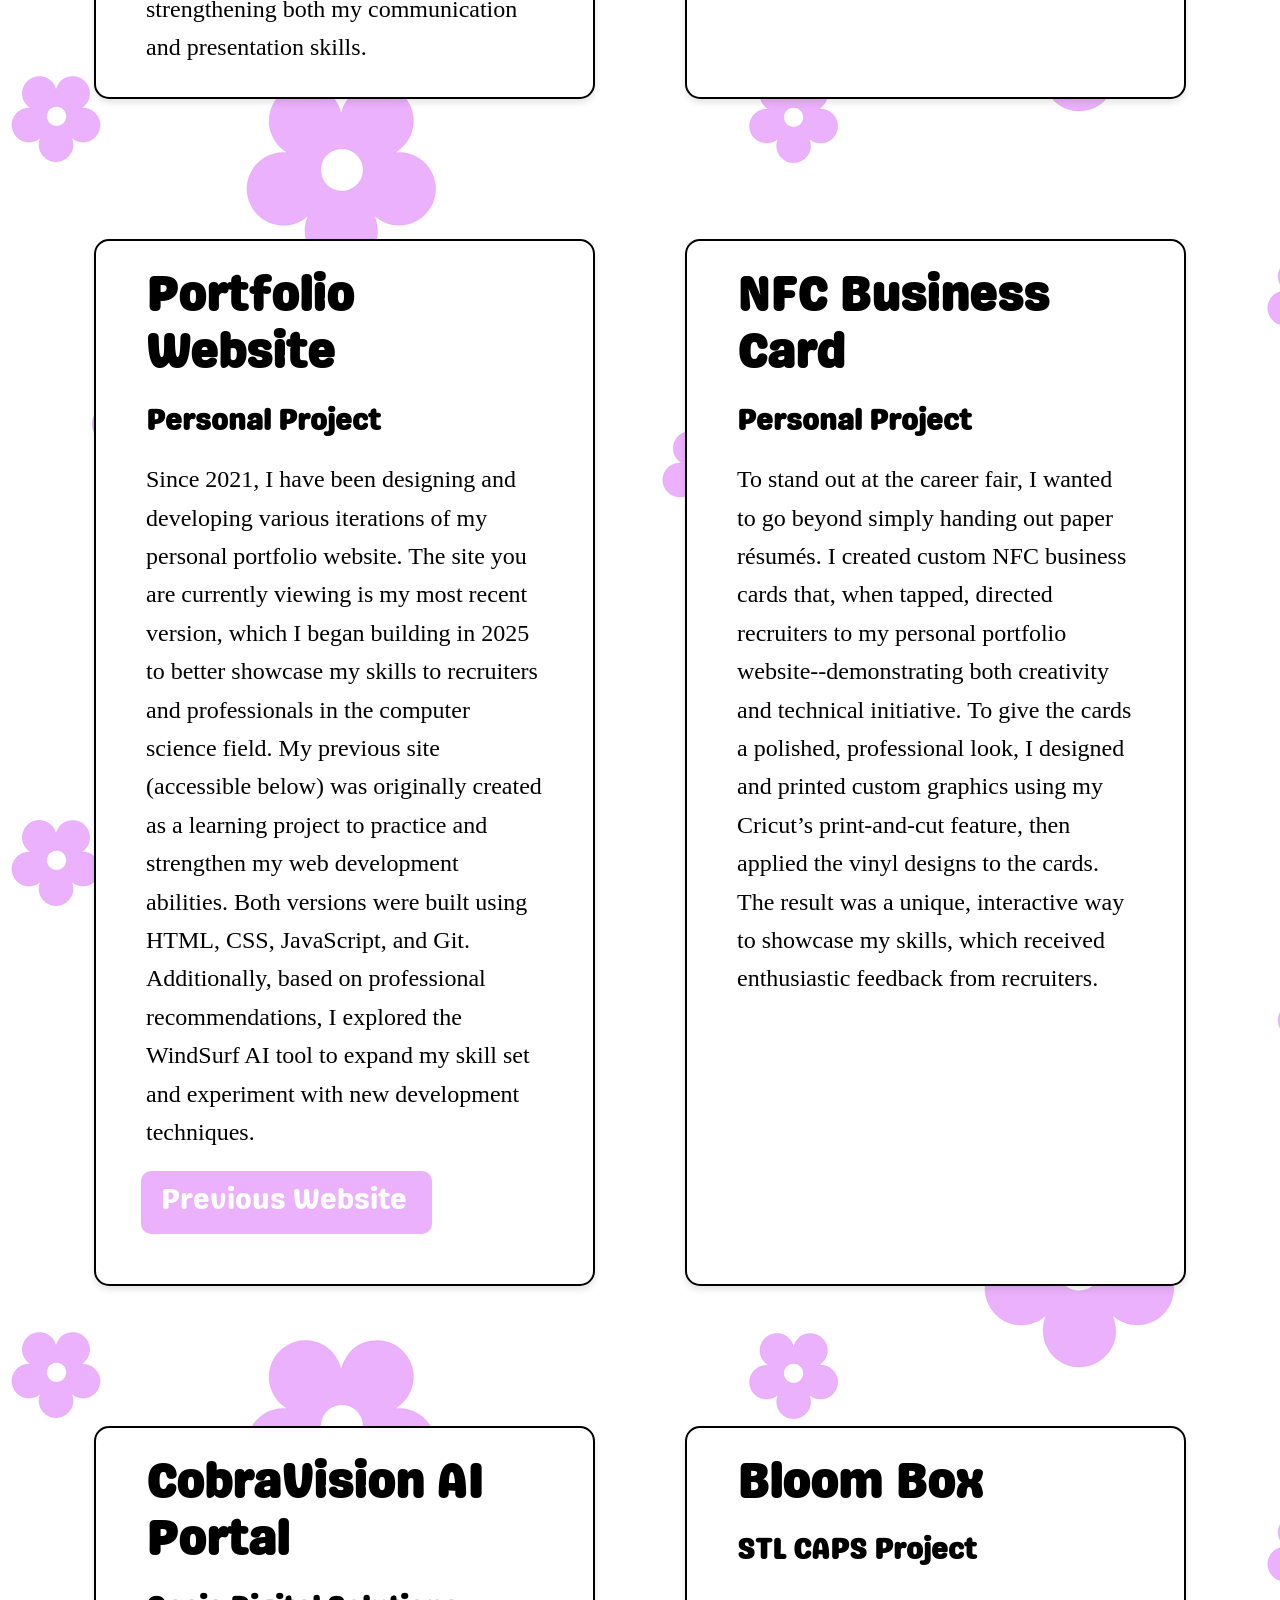
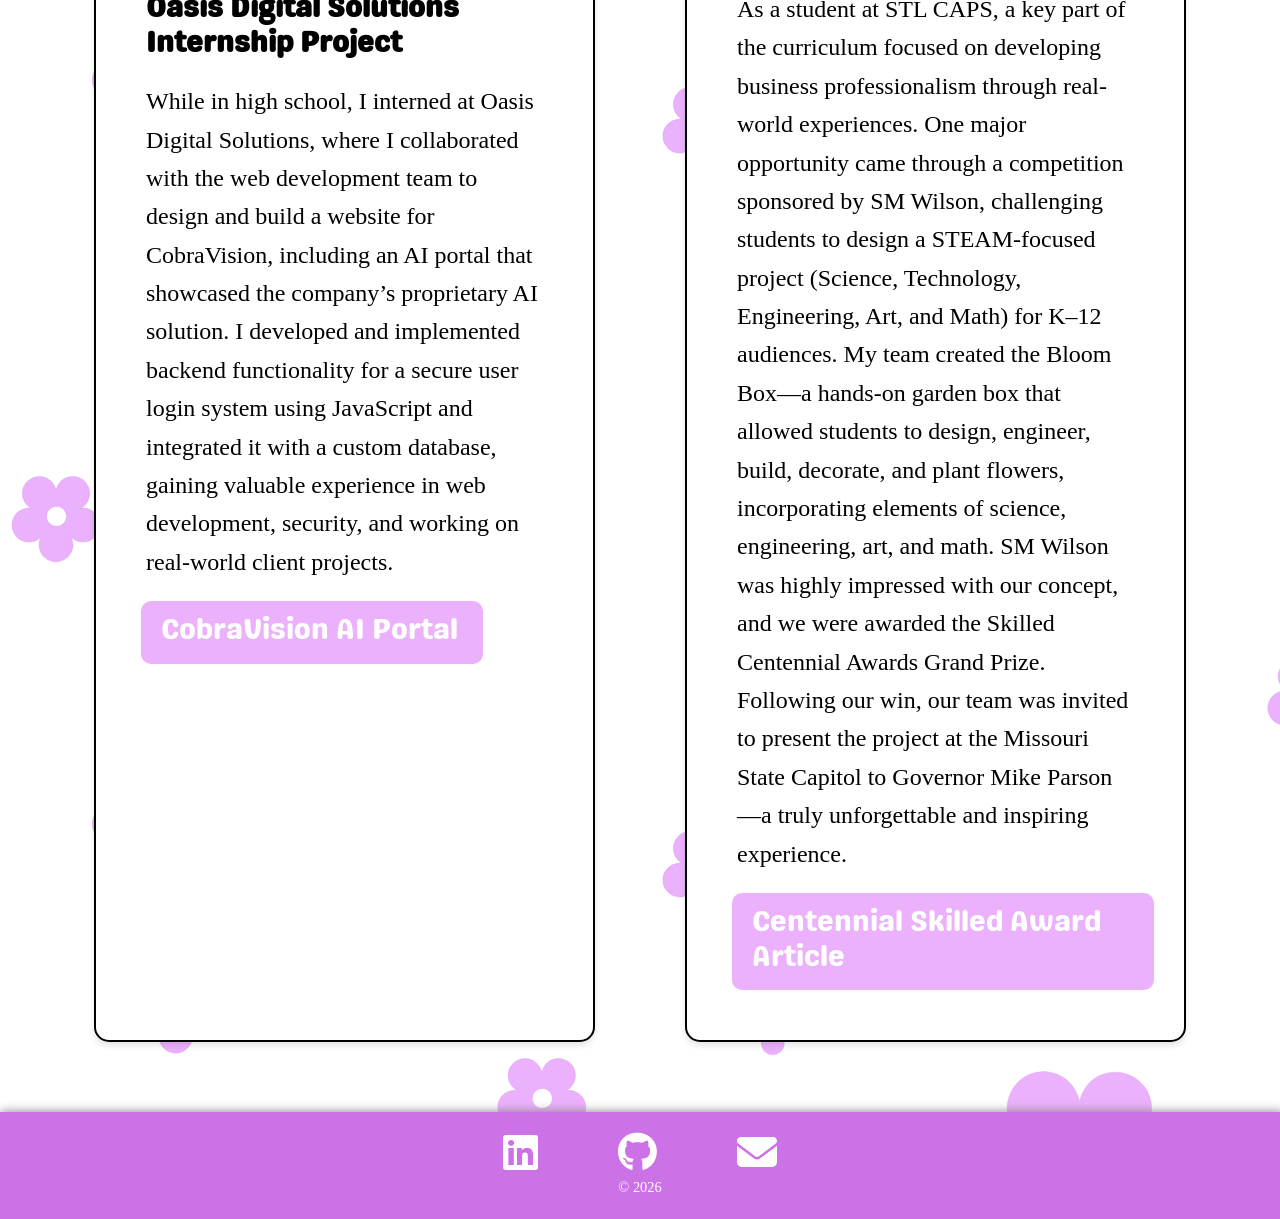
<file: projects.html>
<!DOCTYPE html>
<html lang="en">
<head>
    <meta charset="UTF-8">
    <meta name="viewport" content="width=device-width, initial-scale=1.0">
    <title>Abby's Portfolio</title>
    <link rel="stylesheet" type="text/css" href="./css/projects.css">

    <link
    rel="stylesheet"
    href="https://cdnjs.cloudflare.com/ajax/libs/font-awesome/6.5.0/css/all.min.css"
    integrity="sha512-..."
    crossorigin="anonymous"
    referrerpolicy="no-referrer"
    />
</head>
<body>
    <section id="nav-section">
        <nav>
            <ul class="nav-left">
                <li><a href="./index.html" class="nav-text text-outline" >Home</a></li>
                <li><a href="./about-me.html" class="nav-text text-outline">About Me</a></li>
                <li><a href="./experiences.html" class="nav-text text-outline">Experience</a></li>
            </ul>
            <a href="index.html"><img id="logo" href="index.html" src="./media/AW.png" alt="Logo"></a>
            <ul class="nav-right">
                <li><a href="./projects.html" class="nav-text text-outline">Projects</a></li>
                <li><a href="./future.html" class="nav-text text-outline">Future</a></li>
                <li><a href="./contact.html" class="nav-text text-outline">Contact Me</a></li>
            </ul>
        </nav>
    </section>

    <section id="hero-section">
        <div id="hero-div">
            <h1 id="hero-title">Projects</h1>
        </div>
    </section>
    <section id="space"></section>
    <section id="projects-section">
        <div id="projects-div">
            <div id="wwt-div" class="projects-info">
                <h2 class="projects-headers">Strategic Tabletop Exercises</h2>
                <h3 class="projects-subhead">World Wide Technology Project</h3>
                <p class="projects-text">During my time at WWT, I contributed to designing and facilitating a strategic tabletop exercise simulating a cyberattack on a critical enterprise supply chain system for a Fortune 50 retailer, focusing on operational recovery, vendor trust, and reputational risk management. Throughout the project, I actively participated in client meetings, capturing detailed notes to support project goals and ensure alignment. I also contributed to the creation of client-facing presentations and had the opportunity to present my own slides directly to clients, strengthening both my communication and presentation skills.</p>
            </div>

            <div id="reslife-div" class="projects-info">
                <h2 class="projects-headers">Mapping security products to MITRE D3FEND techniques</h2>
                <h3 class="projects-subhead">World Wide Technology Project</h3>
                <p class="projects-text">During my time at WWT, I helped map 150 security products to MITRE D3FEND techniques using the D3FEND knowledge graph to develop a database and evaluation script that enables customers to assess their internal security coverage. </p>
                <a id="previous-website" class="projects-subhead" href="https://d3fend.mitre.org/">MITRE D3FEND</a>
            </div>
        </div>
        <div id="projects-div">
            <div id="wwt-div" class="projects-info">
                <h2 class="projects-headers">Portfolio Website</h2>
                <h3 class="projects-subhead">Personal Project</h3>
                <p class="projects-text">Since 2021, I have been designing and developing various iterations of my personal portfolio website. The site you are currently viewing is my most recent version, which I began building in 2025 to better showcase my skills to recruiters and professionals in the computer science field. My previous site (accessible below) was originally created as a learning project to practice and strengthen my web development abilities. Both versions were built using HTML, CSS, JavaScript, and Git. Additionally, based on professional recommendations, I explored the WindSurf AI tool to expand my skill set and experiment with new development techniques.</p>
                <a id="previous-website" class="projects-subhead" href="https://cinnabinch.github.io/practice-portfolio/">Previous Website</a>
            </div>

            <div id="reslife-div" class="projects-info">
                <h2 class="projects-headers">NFC Business Card</h2>
                <h3 class="projects-subhead">Personal Project</h3>
                <p class="projects-text">To stand out at the career fair, I wanted to go beyond simply handing out paper résumés. I created custom NFC business cards that, when tapped, directed recruiters to my personal portfolio website--demonstrating both creativity and technical initiative. To give the cards a polished, professional look, I designed and printed custom graphics using my Cricut’s print-and-cut feature, then applied the vinyl designs to the cards. The result was a unique, interactive way to showcase my skills, which received enthusiastic feedback from recruiters. </p>
            </div>
        </div>
        <div id="projects-div">
            <div id="wwt-div" class="projects-info">
                <h2 class="projects-headers">CobraVision AI Portal</h2>
                <h3 class="projects-subhead">Oasis Digital Solutions Internship Project</h3>
                <p class="projects-text">While in high school, I interned at Oasis Digital Solutions, where I collaborated with the web development team to design and build a website for CobraVision, including an AI portal that showcased the company’s proprietary AI solution. I developed and implemented backend functionality for a secure user login system using JavaScript and integrated it with a custom database, gaining valuable experience in web development, security, and working on real-world client projects.</p>
                <a id="previous-website" class="projects-subhead" href="https://cobra-vision.web.app/">CobraVision AI Portal</a>
            </div>

            <div id="reslife-div" class="projects-info">
                <h2 class="projects-headers">Bloom Box</h2>
                <h3 class="projects-subhead">STL CAPS Project</h3>
                <p class="projects-text">As a student at STL CAPS, a key part of the curriculum focused on developing business professionalism through real-world experiences. One major opportunity came through a competition sponsored by SM Wilson, challenging students to design a STEAM-focused project (Science, Technology, Engineering, Art, and Math) for K–12 audiences. My team created the Bloom Box—a hands-on garden box that allowed students to design, engineer, build, decorate, and plant flowers, incorporating elements of science, engineering, art, and math. SM Wilson was highly impressed with our concept, and we were awarded the Skilled Centennial Awards Grand Prize. Following our win, our team was invited to present the project at the Missouri State Capitol to Governor Mike Parson—a truly unforgettable and inspiring experience.</p>
                <a id="previous-website" class="projects-subhead" href="https://sites.google.com/smwilson.com/smw-skilled-stl/skilled-centennial-awards">Centennial Skilled Award Article</a>
            </div>
        </div>
    </section>

    <footer id="footer">
        <ul>
            <li><a href="https://www.linkedin.com/in/abigailwilliams2003/"><i class="fa-brands fa-linkedin"></i></a></li>
            <li><a href="https://github.com/cinnabinch"><i class="fa-brands fa-github"></i></a></li>
            <li><a href="mailto:abbyxi2003@gmail.com"><i class="fa-solid fa-envelope"></i></a></li>
        </ul>
       <p>&copy; <span id="currentYear"></span></p>
       <script>
            let date = new Date().getFullYear();
            document.getElementById("currentYear").textContent = date;
        </script>

    </footer>
    
</body>
</html>
</file>
<file: index.css>
@font-face {
    font-family: 'genty';
    src: url('Genty-Regular.ttf') format('truetype');
    font-weight: normal;
    font-style: normal;
    font-display: swap;
}
@font-face {
    font-family: 'genty sans';
    src: url('GentySans-Regular.ttf') format('truetype');
    font-weight: normal;
    font-style: normal;
    font-display: swap;
}

* {
  margin: 0;
  padding: 0;
  box-sizing: border-box;
  -webkit-box-sizing: border-box;
  -moz-box-sizing: border-box;
}

body, html {
  margin: 0;
  padding: 0;
  -webkit-text-size-adjust: 100%;
  -ms-text-size-adjust: 100%;
}
:root {
  --darkPurp: #cc71e6;
  --lightPurp: #ebb1fc;
}

#nav-section{
    font-family: 'genty', serif;
    position: fixed;
    top: 0;
    left: 0;
    right: 0;
    z-index: 1000;
    width: 100%;
    height: 70px;
    box-shadow: 0 2px 10px rgba(0,0,0,0.1);
}

#logo {
    position: absolute;
    left: 50%;
    top: 1px;
    transform: translateX(-50%);
    height: 105px;
    z-index: 3;
}

nav {
    display: flex;
    justify-content: center;
    align-items: center;
    gap: 80px;
    height: 70px;
    background-color: var(--darkPurp);
    width: 100%;
    box-shadow: 2px 2px 10px 2px gray;
    -webkit-box-shadow: 2px 2px 10px 2px gray;
    -moz-box-shadow: 2px 2px 10px 2px gray;
    padding: 0 20px;
}
.nav-left,
.nav-right {
    display: flex;
    gap: 40px;
}

nav ul {
    list-style: none;
    display: flex;
    justify-content: space-around;
    align-items: center;
    flex-wrap: wrap;
    gap: 30px;
    margin: 0 auto;
    max-width: 1200px;
    width: 100%;
    position: relative;
    z-index: 2;
    -webkit-flex-wrap: wrap;
    -ms-flex-wrap: wrap;
}

nav li a {
    text-decoration: none;
    color: white;
    font-size: 1.5rem;
    text-shadow:       
        -2px -2px 0 black,
         2px -2px 0 black,
        -2px  2px 0 black,
         2px  2px 0 black,
        -2px  0px 0 black,
         2px  0px 0 black,
         0px -2px 0 black,
         0px  2px 0 black,
        0px  0px 3px black;
    transition: color 0.3s;
    white-space: nowrap;
}

nav li a:hover {
    color: var(--lightPurp); /* light hover color */
}

#hero-div{
    display: flex;
    flex-direction: column;
    align-items: center;
    justify-content: center;
    gap: 30px;
    text-align: center;
    padding: 20px;
    height: auto;
    min-height: 600px;
    background-image: url("./media/1.png");
    background-size: cover;
    background-position: center;
    margin-bottom: 50px;
    box-shadow: 2px 2px 10px 2px gray;
    -webkit-box-shadow: 2px 2px 10px 2px gray;
    -moz-box-shadow: 2px 2px 10px 2px gray;
    position: relative;
    top: 70px;
}

#hero-title {
    width: 300px;
    min-width: 200px;
    font-size: 2.5rem;
    padding: 20px;
    transition: all 0.3s ease;
    font-family: 'genty sans', serif;
    box-shadow: 2px 2px 10px black;
}

#hero-photo {
    position: relative;
    max-width: 100%;
    width: 300px;
    height: 300px;
    object-fit: cover;
    transition: all 0.3s ease;
}

/* Responsive adjustments for hero elements */
@media (max-width: 1024px) {
    #hero-div {
        min-height: 500px;
        gap: 25px;
        margin-bottom: 50px;
    }
    
    #hero-title {
        width: 40%;
        min-width: 200px;
        font-size: clamp(2rem, 5vw, 3rem);
        padding: 15px;
    }
    
    #hero-photo {
        width: 80%;
        max-width: 500px;
        height: 350px;
        object-fit: contain;
        margin-top: 20px;
    }
}

@media (max-width: 768px) {
    #hero-div {
        min-height: 400px;
        gap: 20px;
        padding: 20px 15px;
        margin-bottom: 50px;
        flex-direction: row;
        justify-content: space-between;
    }
    
    #hero-title {
        width: 45%;
        min-width: 200px;
        font-size: clamp(1.8rem, 5vw, 2.5rem);
        padding: 12px;
    }
    
    #hero-photo {
        width: 45%;
        max-width: 300px;
        height: 250px;
        object-fit: contain;
        margin-top: 0;
    }

    @media (max-width: 768px) {
        #hero-photo {
            display: none;
        }
    }
}

@media (max-width: 480px) {
    #hero-div {
        min-height: 300px;
        gap: 15px;
        padding: 15px 10px;
        margin-bottom: 50px;
        flex-direction: column;
    }
    
    #hero-title {
        width: 90%;
        min-width: 150px;
        font-size: clamp(1.5rem, 6vw, 2rem);
        padding: 10px;
    }
    
    #hero-photo {
        width: 30%;
        max-width: 300px;
        height: 200px;
        object-fit: contain;
        margin-top: 15px;
        display: none;
    }
}

/* Responsive adjustments for hero elements */
@media (max-width: 1024px) {
    #hero-div {
        min-height: 500px;
        gap: 25px;
        margin-bottom: 50px;
        }
    
    #hero-title {
        width: 40%;
        font-size: clamp(2.2rem, 4vw, 3.5rem);
        padding: 15px;
    }
    
    #hero-photo {
        width: 60%;
        max-width: 500px;
        height: 400px;
        object-fit: contain;
    }
}

@media (max-width: 768px) {
    #hero-div {
        min-height: 400px;
        gap: 20px;
        padding: 20px 15px;
    }
    
    #hero-title {
        width: 50%;
        font-size: clamp(2rem, 5vw, 3rem);
        padding: 12px;
    }
    
    #hero-photo {
        width: 50%;
        max-width: 400px;
        height: 300px;
        object-fit: contain;
    }
}

@media (max-width: 480px) {
    #hero-div {
        min-height: 300px;
        gap: 15px;
        padding: 15px 10px;
        margin-top: 80px;
    }
    
    #hero-title {
        width: 80%;
        font-size: clamp(1.8rem, 6vw, 2.5rem);
        padding: 10px;
    }
    
    #hero-photo {
        width: 45%;
        max-width: 300px;
        height: 200px;
        object-fit: contain;
        display: none;
    }
}

/* Adjust hero section for smaller screens */
@media (max-width: 768px) {
    #hero-div {
        flex-direction: row;
        gap: 20px;
        padding: 20px 15px;
        margin-top: 80px;
    }
    
    #hero-title {
        width: 45%;
        font-size: clamp(2rem, 6vw, 3rem);
        padding: 15px;
    }
    
    #hero-photo {
        width: 30%;
        max-width: 300px;
        height: 300px;
        object-fit: contain;
        margin: 0;
    }
}

/* Adjust hero section for mobile screens */
@media (max-width: 480px) {
    #hero-div {
        padding: 20px 10px;
        margin-top: 80px;
    }
    
    #hero-title {
        width: 20%;
        font-size: clamp(1.8rem, 7vw, 2.5rem);
        padding: 10px;
    }
    
    #hero-photo {
        width: 30%;
        max-width: 20%;
        display: none;
    }
}


#hero-title{
    position: absolute;
    left: 10%;
    top: 50%;
    transform: translateY(-50%);
    background-color: white;
    border-radius: 10px;
    border: solid black 2px;
    width: 30%;
    min-height: 80px;
    display: flex;
    justify-content: center;
    align-items: center;
    padding: 20px;
    font-size: clamp(2.5rem, 5vw, 4rem);
    line-height: 1.2;
}

#hero-photo {
    height: 600px;
    position: absolute;
    right: 10%;
    max-width: 600px;
    width: 100%;
    object-fit: cover;
    z-index: 1;
}

#space{
    height: 30px;
}

#home-section{
    background-image: url("./media/2.png");
    margin-top: 50px;
    min-height: 800px;
    width: 100%;
    display: flex;            
    justify-content: center;    
    align-items: center;
    box-shadow: 2px 2px 10px 2px gray;
    -webkit-box-shadow: 2px 2px 10px 2px gray;
    -moz-box-shadow: 2px 2px 10px 2px gray;
}

#home-div{
    display: flex;
    justify-content: center;
    align-items: center;
    width: 80%;
    min-height: 800px;
}

#home-text {
    background-color: white;
    font-size: 25px;
    width: 80%;
    border-radius: 10px;
    border: solid black 2px;
    text-align: center;
    padding: 60px;
    min-height: 200px;
    display: flex;
    flex-direction: column;
    justify-content: center;
    align-items: center;
    margin: 100px;
}

/* Add spacing for smaller screens */
@media (max-width: 768px) {
    #home-text {
        width: 90%;
        padding: 40px;
        margin: 20px;
    }
    
    #home-section {
        padding: 20px;
        margin-top: 50px;
    }
}

footer {
    display: flex;
    flex-direction: column;
    justify-content: center;
    align-items: center;
    height: auto;
    padding: 20px 0;
    background-color: var(--darkPurp);
    box-shadow: 2px 2px 10px 2px gray;
    -webkit-box-shadow: 2px 2px 10px 2px gray;
    -moz-box-shadow: 2px 2px 10px 2px gray;
}

footer ul {
    list-style: none;
    display: flex;
    justify-content: center;
    align-items: center;
    padding: 0;
    margin: 0;
    gap: 80px;
    flex-wrap: wrap;
    -webkit-flex-wrap: wrap;
    -ms-flex-wrap: wrap;
}

footer i {
    font-size: 40px;
    color: white;
    transition: color 0.3s;
    transition: color 0.3s ease-in-out;
    -webkit-transition: color 0.3s ease-in-out;
    -moz-transition: color 0.3s ease-in-out;
}

footer i:hover {
    color: var(--lightPurp);
}

footer p {
    color: white;
    font-size: 0.9rem;
    margin-top: 5px;
    line-height: 1.5;
}

/* Responsive Adjustments */
@media (max-width: 1024px) {
    nav {
        gap: 40px;
        padding: 0 10px;
    }
    
    nav li a {
        font-size: 1.3rem;
    }
}

@media (max-width: 768px) {
    #logo {
        height: 100px;
        top: 10px;
    }

    nav {
        height: auto;
        padding: 10px 0;
        gap: 20px;
        padding: 0 5px;
    }

    nav li a {
        font-size: 1.2rem;
    }

    nav ul {
        flex-direction: column;
        gap: 15px;
    }

}

@media (max-width: 480px) {
    #logo {
        height: 80px;
        top: 5px;
    }

    nav li a {
        font-size: 0.9rem;
    }

    #above-nav {
        height: 80px;
    }
}
</file>
<file: Home/index.css>
@font-face {
    font-family: 'genty';
    src: url('../Fonts/Genty-Regular.ttf') format('truetype');
    font-weight: normal;
    font-style: normal;
    font-display: swap;
}
@font-face {
    font-family: 'genty sans';
    src: url('../Fonts/GentySans-Regular.ttf') format('truetype');
    font-weight: normal;
    font-style: normal;
    font-display: swap;
}

* {
  margin: 0;
  padding: 0;
  box-sizing: border-box;
  -webkit-box-sizing: border-box;
  -moz-box-sizing: border-box;
}

body, html {
  margin: 0;
  padding: 0;
  -webkit-text-size-adjust: 100%;
  -ms-text-size-adjust: 100%;
}
:root {
  --darkPurp: #cc71e6;
  --lightPurp: #ebb1fc;
}

#nav-section{
    font-family: 'genty', sans-serif;
    position: fixed;
    top: 0;
    left: 0;
    right: 0;
    z-index: 1000;
    width: 100%;
}

#logo {
    position: absolute;
    left: 50%;
    top: 1px;
    transform: translateX(-50%);
    height: 105px;
    z-index: 3;
}

nav {
    display: flex;
    justify-content: center;
    align-items: center;
    gap: 80px;
    height: 70px;
    background-color: var(--darkPurp);
    width: 100%;
    box-shadow: 2px 2px 10px 2px gray;
    -webkit-box-shadow: 2px 2px 10px 2px gray;
    -moz-box-shadow: 2px 2px 10px 2px gray;
}
.nav-left,
.nav-right {
    display: flex;
    gap: 40px;
}

nav ul {
    list-style: none;
    display: flex;
    justify-content: space-around;
    align-items: center;
    flex-wrap: wrap;
    gap: 30px;
    margin: 0 auto;
    max-width: 1200px;
    width: 100%;
    position: relative;
    z-index: 2;
    -webkit-flex-wrap: wrap;
    -ms-flex-wrap: wrap;
}

nav li a {
    text-decoration: none;
    color: white;
    font-size: 1.5rem;
    text-shadow:       
        -2px -2px 0 black,
         2px -2px 0 black,
        -2px  2px 0 black,
         2px  2px 0 black,
        -2px  0px 0 black,
         2px  0px 0 black,
         0px -2px 0 black,
         0px  2px 0 black,
        0px  0px 3px black;
    transition: color 0.3s;
}

nav li a:hover {
    color: var(--lightPurp); /* light hover color */
}

#hero-div{
    background-image: url("../Photos/1.png");
    display: flex;
    flex-direction: column;
    align-items: center;
    justify-content: center;
    gap: 30px;
    text-align: center;
    padding: 20px;
    height: auto;
    min-height: 600px;
    background-size: cover;
    background-position: center;
    margin-bottom: 30px;
    box-shadow: 2px 2px 10px 2px gray;
    -webkit-box-shadow: 2px 2px 10px 2px gray;
    -moz-box-shadow: 2px 2px 10px 2px gray;
}

/* Adjust hero section for smaller screens */
@media (max-width: 768px) {
    #hero-div {
        flex-direction: column;
        gap: 20px;
        padding: 30px 20px;
    }
    
    #hero-title {
        width: 80%;
        font-size: clamp(2rem, 6vw, 3rem);
        padding: 15px;
    }
    
    #hero-photo {
        width: 80%;
        max-width: 500px;
        height: auto;
        position: static;
        margin: 20px 0;
    }
}

/* Adjust hero section for mobile screens */
@media (max-width: 480px) {
    #hero-div {
        padding: 20px 10px;
    }
    
    #hero-title {
        width: 90%;
        font-size: clamp(1.8rem, 7vw, 2.5rem);
        padding: 10px;
    }
    
    #hero-photo {
        width: 90%;
        max-width: 300px;
        margin: 15px 0;
    }
}

/* Add spacing for smaller screens only */
@media (max-width: 768px) {
    #hero-div {
        margin-top: 100px;
    }
}

#hero-title{
    position: absolute;
    left: 10%;
    top: 50%;
    transform: translateY(-50%);
    background-color: white;
    border-radius: 10px;
    border: solid black 2px;
    width: 30%;
    min-height: 80px;
    display: flex;
    justify-content: center;
    align-items: center;
    padding: 20px;
    font-size: clamp(2.5rem, 5vw, 4rem);
    line-height: 1.2;
}

#hero-photo {
    height: 600px;
    position: absolute;
    right: 10%;
    max-width: 600px;
    width: 100%;
    object-fit: cover;
    z-index: 1;
}

/* Adjust hero photo positioning on smaller screens */
@media (max-width: 768px) {
    #hero-photo {
        right: 20%;
        max-width: 400px;
    }
}

@media (max-width: 480px) {
    #hero-photo {
        right: 30%;
        max-width: 300px;
        height: 400px;
    }
}

#home-section{
    background-image: url("../Photos/2.png");
    margin-top: 100px;
    min-height: 600px;
    width: 100%;
    display: flex;            
    justify-content: center;    
    align-items: center;
    box-shadow: 2px 2px 10px 2px gray;
    -webkit-box-shadow: 2px 2px 10px 2px gray;
    -moz-box-shadow: 2px 2px 10px 2px gray;
}

#home-div{
    display: flex;
    justify-content: center;
    align-items: center;
    width: 80%;
    min-height: 500px;
}

#home-text {
    background-color: white;
    font-size: 30px;
    width: 80%;
    border-radius: 10px;
    border: solid black 2px;
    text-align: center;
    padding: 60px;
    min-height: 200px;
    display: flex;
    flex-direction: column;
    justify-content: center;
    align-items: center;
}

/* Add spacing for smaller screens */
@media (max-width: 768px) {
    #home-text {
        width: 90%;
        padding: 40px;
        margin: 20px;
    }
    
    #home-section {
        padding: 20px;
    }
}

footer {
    display: flex;
    flex-direction: column;
    justify-content: center;
    align-items: center;
    height: auto;
    padding: 20px 0;
    background-color: var(--darkPurp);
    box-shadow: 2px 2px 10px 2px gray;
    -webkit-box-shadow: 2px 2px 10px 2px gray;
    -moz-box-shadow: 2px 2px 10px 2px gray;
}

footer ul {
    list-style: none;
    display: flex;
    justify-content: center;
    align-items: center;
    padding: 0;
    margin: 0;
    gap: 80px;
    flex-wrap: wrap;
    -webkit-flex-wrap: wrap;
    -ms-flex-wrap: wrap;
}

footer i {
    font-size: 40px;
    color: white;
    transition: color 0.3s;
    transition: color 0.3s ease-in-out;
    -webkit-transition: color 0.3s ease-in-out;
    -moz-transition: color 0.3s ease-in-out;
}

footer i:hover {
    color: var(--lightPurp);
}

footer p {
    color: white;
    font-size: 0.9rem;
    margin-top: 5px;
    line-height: 1.5;
}

/* Responsive Adjustments */
@media (max-width: 768px) {
    #logo {
        height: 100px;
        top: 10px;
    }

    nav {
        height: auto;
        padding: 10px 0;
    }

    nav li a {
        font-size: 1rem;
        padding: 8px 12px;
    }

    nav ul {
        flex-direction: column;
        gap: 15px;
    }

}

@media (max-width: 480px) {
    #logo {
        height: 80px;
        top: 5px;
    }

    nav li a {
        font-size: 0.9rem;
    }

    #above-nav {
        height: 80px;
    }
}
</file>
<file: css/about-me.css>
@font-face {
    font-family: 'genty';
    src: url('../Genty-Regular.ttf') format('truetype');
    font-weight: normal;
    font-style: normal;
    font-display: swap;
}
@font-face {
    font-family: 'genty sans';
    src: url('../GentySans-Regular.ttf') format('truetype');
    font-weight: normal;
    font-style: normal;
    font-display: swap;
}

* {
  margin: 0;
  padding: 0;
  box-sizing: border-box;
  -webkit-box-sizing: border-box;
  -moz-box-sizing: border-box;
}

body, html {
  margin: 0;
  padding: 0;
  -webkit-text-size-adjust: 100%;
  -ms-text-size-adjust: 100%;
}
:root {
  --darkPurp: #cc71e6;
  --lightPurp: #ebb1fc;
}

#nav-section{
    font-family: 'genty', serif;
    position: fixed;
    top: 0;
    left: 0;
    right: 0;
    z-index: 1000;
    width: 100%;
    height: 70px;
    box-shadow: 0 2px 10px rgba(0,0,0,0.1);
}

#logo {
    position: absolute;
    left: 50%;
    top: 1px;
    transform: translateX(-50%);
    height: 105px;
    z-index: 3;
}

nav {
    display: flex;
    justify-content: center;
    align-items: center;
    gap: 80px;
    height: 70px;
    background-color: var(--darkPurp);
    width: 100%;
    box-shadow: 2px 2px 10px 2px gray;
    -webkit-box-shadow: 2px 2px 10px 2px gray;
    -moz-box-shadow: 2px 2px 10px 2px gray;
    padding: 0 20px;
}
.nav-left,
.nav-right {
    display: flex;
    gap: 40px;
}

nav ul {
    list-style: none;
    display: flex;
    justify-content: space-around;
    align-items: center;
    flex-wrap: wrap;
    gap: 30px;
    margin: 0 auto;
    max-width: 1200px;
    width: 100%;
    position: relative;
    z-index: 2;
    -webkit-flex-wrap: wrap;
    -ms-flex-wrap: wrap;
}

nav li a {
    text-decoration: none;
    color: white;
    font-size: 1.5rem;
    text-shadow:       
        -2px -2px 0 black,
         2px -2px 0 black,
        -2px  2px 0 black,
         2px  2px 0 black,
        -2px  0px 0 black,
         2px  0px 0 black,
         0px -2px 0 black,
         0px  2px 0 black,
        0px  0px 3px black;
    transition: color 0.3s;
    white-space: nowrap;
}

nav li a:hover {
    color: var(--lightPurp); /* light hover color */
}

#hero-div{
    background-image: url("../media/3.png");
    display: flex;
    flex-direction: column;
    align-items: center;
    justify-content: center;
    text-align: center;
    padding: 20px;
    height: auto;
    min-height: 500px;
    background-size: cover;
    background-position: center;
    margin-bottom: 50px;
    box-shadow: 2px 2px 10px 2px gray;
    -webkit-box-shadow: 2px 2px 10px 2px gray;
    -moz-box-shadow: 2px 2px 10px 2px gray;
    position: relative;
    top: 70px;
}

#hero-title {
    width: 40%;
    min-width: 200px;
    font-size: clamp(2.5rem, 5vw, 4rem);
    padding: 20px;
    transition: all 0.3s ease;
    box-shadow: 2px 2px 10px black;
}

#hero-photo {
    position: relative;
    max-width: 100%;
    width: 600px;
    height: 400px;
    object-fit: cover;
    margin-top: 20px;
}


/* Responsive adjustments for hero elements */
@media (max-width: 1024px) {
    #hero-div {
        min-height: 500px;
        gap: 25px;
        margin-bottom: 50px;
    }
    
    #hero-title {
        width: 40%;
        min-width: 200px;
        font-size: clamp(2rem, 5vw, 3rem);
        padding: 15px;
    }
    
    #hero-photo {
        width: 80%;
        max-width: 500px;
        height: 350px;
        object-fit: contain;
        margin-top: 20px;
    }
}

@media (max-width: 768px) {
    #hero-div {
        min-height: 400px;
        gap: 20px;
        padding: 20px 15px;
        margin-bottom: 50px;
    }
    
    #hero-title {
        width: 80%;
        min-width: 200px;
        font-size: clamp(1.8rem, 5vw, 2.5rem);
        padding: 12px;
    }
    
    #hero-photo {
        width: 90%;
        max-width: 400px;
        height: 250px;
        object-fit: contain;
        margin-top: 20px;
    }
}

@media (max-width: 480px) {
    #hero-div {
        min-height: 300px;
        gap: 15px;
        padding: 15px 10px;
        margin-bottom: 50px;
    }
    
    #hero-title {
        width: 90%;
        min-width: 150px;
        font-size: clamp(1.5rem, 6vw, 2rem);
        padding: 10px;
    }
    
    #hero-photo {
        width: 95%;
        max-width: 300px;
        height: 200px;
        object-fit: contain;
        margin-top: 15px;
    }
}

/* Responsive adjustments for hero elements */
@media (max-width: 1024px) {
    #hero-div {
        min-height: 500px;
        gap: 25px;
        margin-bottom: 50px;
        }
    
    #hero-title {
        width: 40%;
        font-size: clamp(2.2rem, 4vw, 3.5rem);
        padding: 15px;
    }
    
    #hero-photo {
        width: 60%;
        max-width: 500px;
        height: 400px;
        object-fit: contain;
    }
}

@media (max-width: 768px) {
    #hero-div {
        min-height: 400px;
        gap: 20px;
        padding: 20px 15px;
    }
    
    #hero-title {
        width: 50%;
        font-size: clamp(2rem, 5vw, 3rem);
        padding: 12px;
    }
    
    #hero-photo {
        width: 70%;
        max-width: 400px;
        height: 300px;
        object-fit: contain;
    }
}

@media (max-width: 480px) {
    #hero-div {
        min-height: 300px;
        gap: 15px;
        padding: 15px 10px;
    }
    
    #hero-title {
        width: 80%;
        font-size: clamp(1.8rem, 6vw, 2.5rem);
        padding: 10px;
    }
    
    #hero-photo {
        width: 90%;
        max-width: 300px;
        height: 200px;
        object-fit: contain;
    }
}

/* Adjust hero section for smaller screens */
@media (max-width: 768px) {
    #hero-div {
        flex-direction: column;
        gap: 20px;
        padding: 30px 20px;
    }
    
    #hero-title {
        width: 80%;
        font-size: clamp(2rem, 6vw, 3rem);
        padding: 15px;
    }
    
    #hero-photo {
        width: 80%;
        max-width: 500px;
        height: auto;
        position: static;
        margin: 20px 0;
    }
}

/* Adjust hero section for mobile screens */
@media (max-width: 480px) {
    #hero-div {
        padding: 20px 10px;
    }
    
    #hero-title {
        width: 90%;
        font-size: clamp(1.8rem, 7vw, 2.5rem);
        padding: 10px;
    }
    
    #hero-photo {
        width: 90%;
        max-width: 300px;
        margin: 15px 0;
    }
}

/* Add spacing for smaller screens only */
@media (max-width: 768px) {
    #hero-div {
        margin-top: 100px;
    }
}

#hero-title{
    font-family: 'genty sans', serif;
    position: absolute;
    left: 10%;
    top: 50%;
    transform: translateY(-50%);
    background-color: white;
    border-radius: 10px;
    border: solid black 2px;
    width: 30%;
    min-height: 80px;
    display: flex;
    justify-content: center;
    align-items: center;
    padding: 20px;
    font-size: clamp(2.5rem, 5vw, 4rem);
    line-height: 1.2;
}

#hero-photo {
    height: 600px;
    position: absolute;
    right: 10%;
    max-width: 600px;
    width: 100%;
    object-fit: cover;
    z-index: 1;
}

/* Adjust hero photo positioning on smaller screens */
@media (max-width: 768px) {
    #hero-photo {
        right: 20%;
        max-width: 400px;
    }
}

@media (max-width: 480px) {
    #hero-photo {
        right: 30%;
        max-width: 300px;
        height: 400px;
    }
}

#space{
    height: 30px;
}

.photo-container {
    display: flex;
    gap: 50px;
    justify-content: center;
    flex-wrap: wrap;
    padding: 20px 0;
}

.photo-item {
    text-align: center;
    max-width: 500px;
    width: 100%;
}

.aboutme-photos {
    max-width: 100%;
    height: auto;
    border-radius: 8px;
    box-shadow: 2px 2px 10px black;
    margin-bottom: 10px;
}

.photo-item p {
    font-size: 1.5rem;
    line-height: 1.5;
    color: #333;
    margin: 0;
}

#aboutme-section{
    background-image: url("../media/2.png");
    margin-top: 50px;
    height: auto;
    width: 100%;
    display: flex; 
    flex-wrap: wrap;           
    justify-content: center;    
    align-items: center;
    box-shadow: 2px 2px 10px 2px gray;
    -webkit-box-shadow: 2px 2px 10px 2px gray;
    -moz-box-shadow: 2px 2px 10px 2px gray;
}

#aboutme-div{
    display: flex;
    justify-content: center;
    align-items: stretch;
    flex-direction: row;
    width: 90%;
    gap: 30px;
    padding: 40px 0;
    min-height: 600px;
    margin: 0 auto;
}

.aboutme-info{
    background-color: white;
    border-radius: 15px;
    border: 2px solid black;
    box-shadow: 0 4px 6px rgba(0, 0, 0, 0.1);
    padding: 30px;
    transition: transform 0.3s ease;
    flex: 1;
    min-width: 300px;
    margin: 30px;
}

.aboutme-headers {
    font-family: 'genty sans', serif;
    font-size: 3rem;
    color: black;
    margin-bottom: 20px;
    text-align: left;
    padding: 0 20px;
    line-height: 1.2;
}

.aboutme-text {
    font-size: 1.5rem;
    line-height: 1.6;
    color: black;
    text-align: left;
    padding: 0 20px;
    min-height: 200px;
}

/* Tablet and Mobile Responsive Styles */
@media (max-width: 1024px) {
    #aboutme-div {
        flex-direction: column;
        width: 95%;
        gap: 40px;
        padding: 30px 0;
        min-height: auto;
    }

    .aboutme-info {
        width: 100%;
        margin: 20px 0;
        min-width: auto;
    }

    .aboutme-headers {
        font-size: 1.8rem;
    }

    .aboutme-text {
        font-size: 1.1rem;
    }
}

/* Mobile Responsive Styles */
@media (max-width: 768px) {
    #aboutme-div {
        width: 100%;
        padding: 20px 0;
    }

    .aboutme-info {
        margin: 15px 0;
        padding: 25px;
    }

    .aboutme-headers {
        font-size: 1.6rem;
        padding: 0 15px;
    }

    .aboutme-text {
        font-size: 1rem;
        padding: 0 15px;
    }
}
@media (max-width: 768px) {
    #aboutme-text {
        width: 90%;
        padding: 40px;
        margin: 20px;
    }
    
    #aboutme-section {
        padding: 20px;
        margin-top: 50px;
    }
}

footer {
    display: flex;
    flex-direction: column;
    justify-content: center;
    align-items: center;
    height: auto;
    padding: 20px 0;
    background-color: var(--darkPurp);
    box-shadow: 2px 2px 10px 2px gray;
    -webkit-box-shadow: 2px 2px 10px 2px gray;
    -moz-box-shadow: 2px 2px 10px 2px gray;
}

footer ul {
    list-style: none;
    display: flex;
    justify-content: center;
    align-items: center;
    padding: 0;
    margin: 0;
    gap: 80px;
    flex-wrap: wrap;
    -webkit-flex-wrap: wrap;
    -ms-flex-wrap: wrap;
}

footer i {
    font-size: 40px;
    color: white;
    transition: color 0.3s;
    transition: color 0.3s ease-in-out;
    -webkit-transition: color 0.3s ease-in-out;
    -moz-transition: color 0.3s ease-in-out;
}

footer i:hover {
    color: var(--lightPurp);
}

footer p {
    color: white;
    font-size: 0.9rem;
    margin-top: 5px;
    line-height: 1.5;
}

/* Responsive Adjustments */
@media (max-width: 1024px) {
    nav {
        gap: 40px;
        padding: 0 10px;
    }
    
    nav li a {
        font-size: 1.3rem;
    }
}

@media (max-width: 768px) {
    #logo {
        height: 100px;
        top: 10px;
    }

    nav {
        height: auto;
        padding: 10px 0;
        gap: 20px;
        padding: 0 5px;
    }

    nav li a {
        font-size: 1.2rem;
    }

    nav ul {
        flex-direction: column;
        gap: 15px;
    }

}

@media (max-width: 480px) {
    #logo {
        height: 80px;
        top: 5px;
    }

    nav li a {
        font-size: 0.9rem;
    }

    #above-nav {
        height: 80px;
    }
}
</file>
<file: css/contact.css>
@font-face {
    font-family: 'genty';
    src: url('../Genty-Regular.ttf') format('truetype');
    font-weight: normal;
    font-style: normal;
    font-display: swap;
}
@font-face {
    font-family: 'genty sans';
    src: url('../GentySans-Regular.ttf') format('truetype');
    font-weight: normal;
    font-style: normal;
    font-display: swap;
}

* {
  margin: 0;
  padding: 0;
  box-sizing: border-box;
  -webkit-box-sizing: border-box;
  -moz-box-sizing: border-box;
}

body, html {
  margin: 0;
  padding: 0;
  -webkit-text-size-adjust: 100%;
  -ms-text-size-adjust: 100%;
}
:root {
  --darkPurp: #cc71e6;
  --lightPurp: #ebb1fc;
}

#nav-section{
    font-family: 'genty', serif;
    position: fixed;
    top: 0;
    left: 0;
    right: 0;
    z-index: 1000;
    width: 100%;
    height: 70px;
    box-shadow: 0 2px 10px rgba(0,0,0,0.1);
}

#logo {
    position: absolute;
    left: 50%;
    top: 1px;
    transform: translateX(-50%);
    height: 105px;
    z-index: 3;
}

nav {
    display: flex;
    justify-content: center;
    align-items: center;
    gap: 80px;
    height: 70px;
    background-color: var(--darkPurp);
    width: 100%;
    box-shadow: 2px 2px 10px 2px gray;
    -webkit-box-shadow: 2px 2px 10px 2px gray;
    -moz-box-shadow: 2px 2px 10px 2px gray;
    padding: 0 20px;
}
.nav-left,
.nav-right {
    display: flex;
    gap: 40px;
}

nav ul {
    list-style: none;
    display: flex;
    justify-content: space-around;
    align-items: center;
    flex-wrap: wrap;
    gap: 30px;
    margin: 0 auto;
    max-width: 1200px;
    width: 100%;
    position: relative;
    z-index: 2;
    -webkit-flex-wrap: wrap;
    -ms-flex-wrap: wrap;
}

nav li a {
    text-decoration: none;
    color: white;
    font-size: 1.5rem;
    text-shadow:       
        -2px -2px 0 black,
         2px -2px 0 black,
        -2px  2px 0 black,
         2px  2px 0 black,
        -2px  0px 0 black,
         2px  0px 0 black,
         0px -2px 0 black,
         0px  2px 0 black,
        0px  0px 3px black;
    transition: color 0.3s;
    white-space: nowrap;
}

nav li a:hover {
    color: var(--lightPurp); /* light hover color */
}

#hero-div{
    background-image: url("../media/10.png");
    display: flex;
    flex-direction: column;
    align-items: center;
    justify-content: center;
    text-align: center;
    padding: 20px;
    height: auto;
    min-height: 500px;
    background-size: cover;
    background-position: center;
    margin-bottom: 50px;
    box-shadow: 2px 2px 10px 2px gray;
    -webkit-box-shadow: 2px 2px 10px 2px gray;
    -moz-box-shadow: 2px 2px 10px 2px gray;
    position: relative;
    top: 70px;
}

#hero-title {
    width: 80%;
    min-width: 150px;
    font-size: clamp(1.5rem, 5vw, 2rem);
    padding: 15px;
    transition: all 0.3s ease;
    line-height: 1.3;
    text-align: center;
}

#hero-photo {
    position: relative;
    max-width: 100%;
    width: 600px;
    height: 400px;
    object-fit: cover;
    margin-top: 20px;
}


/* Responsive adjustments for hero elements */
@media (max-width: 1024px) {
    #hero-div {
        min-height: 500px;
        gap: 25px;
        margin-bottom: 50px;
    }
    
    #hero-title {
        width: 70%;
        min-width: 200px;
        font-size: clamp(2rem, 5vw, 3rem);
        padding: 20px;
    }
    
    #hero-photo {
        width: 80%;
        max-width: 500px;
        height: 350px;
        object-fit: contain;
        margin-top: 20px;
    }
}

@media (max-width: 768px) {
    #hero-div {
        min-height: 400px;
        gap: 20px;
        padding: 20px 15px;
        margin-bottom: 50px;
    }
    
    #hero-title {
        width: 90%;
        min-width: 200px;
        font-size: clamp(1.8rem, 5vw, 2.5rem);
        padding: 15px;
    }
    
    #hero-photo {
        width: 90%;
        max-width: 400px;
        height: 250px;
        object-fit: contain;
        margin-top: 20px;
    }
}

@media (max-width: 480px) {
    #hero-div {
        min-height: 300px;
        gap: 15px;
        padding: 15px 10px;
        margin-bottom: 50px;
    }
    
    #hero-title {
        width: 90%;
        min-width: 200px;
        font-size: clamp(1.2rem, 4vw, 2rem);
        padding: 10px;
        line-height: 1.4;
    }
    
    #hero-photo {
        width: 95%;
        max-width: 300px;
        height: 200px;
        object-fit: contain;
        margin-top: 15px;
    }
}

/* Responsive adjustments for hero elements */
@media (max-width: 1024px) {
    #hero-div {
        min-height: 500px;
        gap: 25px;
        margin-bottom: 50px;
        }
    
    #hero-title {
        width: 70%;
        font-size: clamp(2.2rem, 4vw, 3.5rem);
        padding: 20px;
    }
    
    #hero-photo {
        width: 60%;
        max-width: 500px;
        height: 400px;
        object-fit: contain;
    }
}

@media (max-width: 768px) {
    #hero-div {
        min-height: 400px;
        gap: 20px;
        padding: 20px 15px;
    }
    
    #hero-title {
        width: 70%;
        font-size: clamp(2rem, 5vw, 3rem);
        padding: 20px;
    }
    
    #hero-photo {
        width: 70%;
        max-width: 400px;
        height: 300px;
        object-fit: contain;
    }
}

@media (max-width: 480px) {
    #hero-div {
        min-height: 300px;
        gap: 15px;
        padding: 15px 10px;
    }
    
    #hero-title {
        width: 85%;
        font-size: clamp(1.5rem, 5vw, 2rem);
        padding: 15px;
        line-height: 1.3;
    }
    
    #hero-photo {
        width: 90%;
        max-width: 300px;
        height: 200px;
        object-fit: contain;
    }
}

/* Adjust hero section for smaller screens */
@media (max-width: 768px) {
    #hero-div {
        flex-direction: column;
        gap: 20px;
        padding: 30px 20px;
    }
    
    #hero-title {
        width: 90%;
        font-size: clamp(2rem, 6vw, 3rem);
        padding: 15px;
    }
    
    #hero-photo {
        width: 80%;
        max-width: 500px;
        height: auto;
        position: static;
        margin: 20px 0;
    }
}

/* Adjust hero section for mobile screens */
@media (max-width: 480px) {
    #hero-div {
        padding: 20px 10px;
    }
    
    #hero-title {
        width: 90%;
        font-size: clamp(1.8rem, 7vw, 2.5rem);
        padding: 10px;
    }
    
    #hero-photo {
        width: 90%;
        max-width: 300px;
        margin: 15px 0;
    }
}

/* Add spacing for smaller screens only */
@media (max-width: 768px) {
    #hero-div {
        margin-top: 100px;
    }
}

#hero-title{
    font-family: 'genty sans', serif;
    position: absolute;
    left: 10%;
    top: 50%;
    transform: translateY(-50%);
    background-color: white;
    border-radius: 10px;
    border: solid black 2px;
    width: 30%;
    min-height: 80px;
    display: flex;
    justify-content: center;
    align-items: center;
    padding: 20px;
    font-size: clamp(2.5rem, 5vw, 4rem);
    line-height: 1.2;
    box-shadow: 2px 2px 10px black;
}

#hero-photo {
    height: 600px;
    position: absolute;
    right: 10%;
    max-width: 600px;
    width: 100%;
    object-fit: cover;
    z-index: 1;
}

/* Adjust hero photo positioning on smaller screens */
@media (max-width: 768px) {
    #hero-photo {
        right: 20%;
        max-width: 400px;
    }
}

@media (max-width: 480px) {
    #hero-photo {
        right: 30%;
        max-width: 300px;
        height: 400px;
    }
}

#space{
    height: 30px;
}


#experiences-section{
    background-image: url("../media/2.png");
    margin-top: 50px;
    min-height: 500px;
    height: auto;
    width: 100%;
    display: flex; 
    flex-wrap: wrap;           
    justify-content: center;    
    align-items: center;
    box-shadow: 2px 2px 10px 2px gray;
    -webkit-box-shadow: 2px 2px 10px 2px gray;
    -moz-box-shadow: 2px 2px 10px 2px gray;
}

.contact-container{
    padding-top: 150px;
    padding-bottom: 150px;
    max-width: 80%;
    width: 100%;
}

#contact-desc{
    font-family: 'genty sans', serif;
    font-size: clamp(1.5rem, 5vw, 2rem);
    color: black;
    background-color: white;
    border-radius: 10px;
    border: solid black 2px;
    box-shadow: 2px 2px 10px 2px gray;
    -webkit-box-shadow: 2px 2px 10px 2px gray;
    -moz-box-shadow: 2px 2px 10px 2px gray;
    text-align: center;
    padding: 20px;
    transition: all 0.3s ease;
    line-height: 1.3;
    text-align: center;
}
  
  .contact-links {
    display: flex;
    flex-direction: row;
    align-items: center;
    justify-content: space-between;
    justify-content: center;
    flex-wrap: wrap;
    margin: 100px 0 40px;
    gap: 100px;
  }
  
  .linkedin-contact,
  .email-contact,
  .instagram-contact,
  .discord-contact,
  .github-contact {
    padding: 20px;
    font-size: 2rem;
    transition: 0.3s;
    display: flex;
    flex-direction: row;
    font-family: 'genty sans', serif;
    background-color: white;
    border-radius: 10px;
    border: solid black 2px;
    box-shadow: 2px 2px 10px 2px gray;
    -webkit-box-shadow: 2px 2px 10px 2px gray;
    -moz-box-shadow: 2px 2px 10px 2px gray;
  }
  
  #linked-user,
  #email-user,
  #insta-user,
  #disc-user,
  #github-user {
    font-size: 2rem;
    margin-left: 20px;
    color: black;
  }
  
  .linked-icon,
  .email-icon,
  .insta-icon,
  .disc-icon,
  .github-icon {
    font-size: 3em;
    color: black;
  }
  
  .linkedin-contact:hover,
  .email-contact:hover,
  .instagram-contact:hover,
  .discord-contact:hover,
  .github-contact:hover {
    background-color: var(--darkPurp);
    transition: 0.1s;
    border-radius: 10px;
    box-shadow: 5px 5px 20px rgb(0 0 0 / 60%);
    font-size: 32px;
  }
  
  @media only screen and (max-width: 750px;) {
    .contact-links {
      display: flex;
      flex-direction: column;
    }
  }

/* Mobile Responsive Styles */
@media (max-width: 768px) {
    
    #experiences-section {
        padding: 20px;
        margin-top: 50px;
    }
}


/* Responsive Adjustments */
@media (max-width: 1024px) {
    nav {
        gap: 40px;
        padding: 0 10px;
    }
    
    nav li a {
        font-size: 1.3rem;
    }
}

@media (max-width: 768px) {
    #logo {
        height: 100px;
        top: 10px;
    }

    nav {
        height: auto;
        padding: 10px 0;
        gap: 20px;
        padding: 0 5px;
    }

    nav li a {
        font-size: 1.2rem;
    }

    nav ul {
        flex-direction: column;
        gap: 15px;
    }

}

@media (max-width: 480px) {
    #logo {
        height: 80px;
        top: 5px;
    }

    nav li a {
        font-size: 0.9rem;
    }

    #above-nav {
        height: 80px;
    }
}
</file>
<file: css/experiences.css>
@font-face {
    font-family: 'genty';
    src: url('../Genty-Regular.ttf') format('truetype');
    font-weight: normal;
    font-style: normal;
    font-display: swap;
}
@font-face {
    font-family: 'genty sans';
    src: url('../GentySans-Regular.ttf') format('truetype');
    font-weight: normal;
    font-style: normal;
    font-display: swap;
}

* {
  margin: 0;
  padding: 0;
  box-sizing: border-box;
  -webkit-box-sizing: border-box;
  -moz-box-sizing: border-box;
}

body, html {
  margin: 0;
  padding: 0;
  -webkit-text-size-adjust: 100%;
  -ms-text-size-adjust: 100%;
}
:root {
  --darkPurp: #cc71e6;
  --lightPurp: #ebb1fc;
}

#nav-section{
    font-family: 'genty', serif;
    position: fixed;
    top: 0;
    left: 0;
    right: 0;
    z-index: 1000;
    width: 100%;
    height: 70px;
    box-shadow: 0 2px 10px rgba(0,0,0,0.1);
}

#logo {
    position: absolute;
    left: 50%;
    top: 1px;
    transform: translateX(-50%);
    height: 105px;
    z-index: 3;
}

nav {
    display: flex;
    justify-content: center;
    align-items: center;
    gap: 80px;
    height: 70px;
    background-color: var(--darkPurp);
    width: 100%;
    box-shadow: 2px 2px 10px 2px gray;
    -webkit-box-shadow: 2px 2px 10px 2px gray;
    -moz-box-shadow: 2px 2px 10px 2px gray;
    padding: 0 20px;
}
.nav-left,
.nav-right {
    display: flex;
    gap: 40px;
}

nav ul {
    list-style: none;
    display: flex;
    justify-content: space-around;
    align-items: center;
    flex-wrap: wrap;
    gap: 30px;
    margin: 0 auto;
    max-width: 1200px;
    width: 100%;
    position: relative;
    z-index: 2;
    -webkit-flex-wrap: wrap;
    -ms-flex-wrap: wrap;
}

nav li a {
    text-decoration: none;
    color: white;
    font-size: 1.5rem;
    text-shadow:       
        -2px -2px 0 black,
         2px -2px 0 black,
        -2px  2px 0 black,
         2px  2px 0 black,
        -2px  0px 0 black,
         2px  0px 0 black,
         0px -2px 0 black,
         0px  2px 0 black,
        0px  0px 3px black;
    transition: color 0.3s;
    white-space: nowrap;
}

nav li a:hover {
    color: var(--lightPurp); /* light hover color */
}

#hero-div{
    background-image: url("../media/13.png");
    display: flex;
    flex-direction: column;
    align-items: center;
    justify-content: center;
    text-align: center;
    padding: 20px;
    height: auto;
    min-height: 500px;
    background-size: cover;
    background-position: center;
    margin-bottom: 50px;
    box-shadow: 2px 2px 10px 2px gray;
    -webkit-box-shadow: 2px 2px 10px 2px gray;
    -moz-box-shadow: 2px 2px 10px 2px gray;
    position: relative;
    top: 70px;
}

#hero-title {
    width: 80%;
    min-width: 150px;
    font-size: clamp(1.5rem, 5vw, 2rem);
    padding: 15px;
    transition: all 0.3s ease;
    line-height: 1.3;
    text-align: center;
    box-shadow: 2px 2px 10px black;
}

#hero-photo {
    position: relative;
    max-width: 100%;
    width: 600px;
    height: 400px;
    object-fit: cover;
    margin-top: 20px;
}


/* Responsive adjustments for hero elements */
@media (max-width: 1024px) {
    #hero-div {
        min-height: 500px;
        gap: 25px;
        margin-bottom: 50px;
    }
    
    #hero-title {
        width: 70%;
        min-width: 200px;
        font-size: clamp(2rem, 5vw, 3rem);
        padding: 20px;
    }
    
    #hero-photo {
        width: 80%;
        max-width: 500px;
        height: 350px;
        object-fit: contain;
        margin-top: 20px;
    }
}

@media (max-width: 768px) {
    #hero-div {
        min-height: 400px;
        gap: 20px;
        padding: 20px 15px;
        margin-bottom: 50px;
    }
    
    #hero-title {
        width: 90%;
        min-width: 200px;
        font-size: clamp(1.8rem, 5vw, 2.5rem);
        padding: 15px;
    }
    
    #hero-photo {
        width: 90%;
        max-width: 400px;
        height: 250px;
        object-fit: contain;
        margin-top: 20px;
    }
}

@media (max-width: 480px) {
    #hero-div {
        min-height: 300px;
        gap: 15px;
        padding: 15px 10px;
        margin-bottom: 50px;
    }
    
    #hero-title {
        width: 90%;
        min-width: 200px;
        font-size: clamp(1.2rem, 4vw, 2rem);
        padding: 10px;
        line-height: 1.4;
    }
    
    #hero-photo {
        width: 95%;
        max-width: 300px;
        height: 200px;
        object-fit: contain;
        margin-top: 15px;
    }
}

/* Responsive adjustments for hero elements */
@media (max-width: 1024px) {
    #hero-div {
        min-height: 500px;
        gap: 25px;
        margin-bottom: 50px;
        }
    
    #hero-title {
        width: 70%;
        font-size: clamp(2.2rem, 4vw, 3.5rem);
        padding: 20px;
    }
    
    #hero-photo {
        width: 60%;
        max-width: 500px;
        height: 400px;
        object-fit: contain;
    }
}

@media (max-width: 768px) {
    #hero-div {
        min-height: 400px;
        gap: 20px;
        padding: 20px 15px;
    }
    
    #hero-title {
        width: 70%;
        font-size: clamp(2rem, 5vw, 3rem);
        padding: 20px;
    }
    
    #hero-photo {
        width: 70%;
        max-width: 400px;
        height: 300px;
        object-fit: contain;
    }
}

@media (max-width: 480px) {
    #hero-div {
        min-height: 300px;
        gap: 15px;
        padding: 15px 10px;
    }
    
    #hero-title {
        width: 85%;
        font-size: clamp(1.5rem, 5vw, 2rem);
        padding: 15px;
        line-height: 1.3;
    }
    
    #hero-photo {
        width: 90%;
        max-width: 300px;
        height: 200px;
        object-fit: contain;
    }
}

/* Adjust hero section for smaller screens */
@media (max-width: 768px) {
    #hero-div {
        flex-direction: column;
        gap: 20px;
        padding: 30px 20px;
    }
    
    #hero-title {
        width: 90%;
        font-size: clamp(2rem, 6vw, 3rem);
        padding: 15px;
    }
    
    #hero-photo {
        width: 80%;
        max-width: 500px;
        height: auto;
        position: static;
        margin: 20px 0;
    }
}

/* Adjust hero section for mobile screens */
@media (max-width: 480px) {
    #hero-div {
        padding: 20px 10px;
    }
    
    #hero-title {
        width: 90%;
        font-size: clamp(1.8rem, 7vw, 2.5rem);
        padding: 10px;
    }
    
    #hero-photo {
        width: 90%;
        max-width: 300px;
        margin: 15px 0;
    }
}

/* Add spacing for smaller screens only */
@media (max-width: 768px) {
    #hero-div {
        margin-top: 100px;
    }
}

#hero-title{
    font-family: 'genty sans', serif;
    position: absolute;
    left: 10%;
    top: 50%;
    transform: translateY(-50%);
    background-color: white;
    border-radius: 10px;
    border: solid black 2px;
    width: 30%;
    min-height: 80px;
    display: flex;
    justify-content: center;
    align-items: center;
    padding: 20px;
    font-size: clamp(2.5rem, 5vw, 4rem);
    line-height: 1.2;
}

#hero-photo {
    height: 600px;
    position: absolute;
    right: 10%;
    max-width: 600px;
    width: 100%;
    object-fit: cover;
    z-index: 1;
}

/* Adjust hero photo positioning on smaller screens */
@media (max-width: 768px) {
    #hero-photo {
        right: 20%;
        max-width: 400px;
    }
}

@media (max-width: 480px) {
    #hero-photo {
        right: 30%;
        max-width: 300px;
        height: 400px;
    }
}

#space{
    height: 30px;
}


#experiences-section{
    background-image: url("../media/2.png");
    margin-top: 50px;
    height: auto;
    width: 100%;
    display: flex; 
    flex-wrap: wrap;           
    justify-content: center;    
    align-items: center;
    box-shadow: 2px 2px 10px 2px gray;
    -webkit-box-shadow: 2px 2px 10px 2px gray;
    -moz-box-shadow: 2px 2px 10px 2px gray;
}

#experiences-div{
    display: flex;
    justify-content: center;
    align-items: stretch;
    flex-direction: row;
    width: 90%;
    gap: 30px;
    padding: 40px 0;
    min-height: 600px;
    margin: 0 auto;
}

.experiences-info{
    background-color: white;
    border-radius: 15px;
    border: 2px solid black;
    box-shadow: 0 4px 6px rgba(0, 0, 0, 0.1);
    padding: 30px;
    transition: transform 0.3s ease;
    flex: 1;
    min-width: 300px;
    margin: 30px;
}

.experiences-headers {
    font-family: 'genty sans', serif;
    font-size: 3rem;
    color: black;
    margin-bottom: 20px;
    text-align: left;
    padding: 0 20px;
    line-height: 1.2;
}

.experiences-subhead {
    font-family: 'genty sans', serif;
    font-size: 1.8rem;
    color: black;
    margin-bottom: 20px;
    text-align: left;
    padding: 0 20px;
    line-height: 1.2;
}

.experiences-dates {
    font-family: 'genty sans', serif;
    font-size: 1.5rem;
    color: black;
    margin-bottom: 20px;
    text-align: left;
    padding: 0 20px;
    line-height: 1.2;
}

.experiences-text {
    font-size: 1.5rem;
    line-height: 1.6;
    color: black;
    text-align: left;
    padding: 0 20px;
    min-height: 200px;
}

/* Tablet and Mobile Responsive Styles */
@media (max-width: 1024px) {
    #experiences-div {
        flex-direction: column;
        width: 95%;
        gap: 40px;
        padding: 30px 0;
        min-height: auto;
    }

    .experiences-info {
        width: 100%;
        margin: 20px 0;
        min-width: auto;
    }

    .experiences-headers {
        font-size: 1.8rem;
    }

    .experiences-subhead {
        font-size: 1.5rem;
    }

    .experiences-dates {
        font-size: 1.2rem;
    }

    .experiences-text {
        font-size: 1.1rem;
    }
}

/* Mobile Responsive Styles */
@media (max-width: 768px) {
    #experiences-div {
        width: 100%;
        padding: 20px 0;
    }

    .experiences-info {
        margin: 15px 0;
        padding: 25px;
    }

    .experiences-headers {
        font-size: 1.6rem;
        padding: 0 15px;
    }

    .experiences-subhead {
        font-size: 1.4rem;
    }

    .experiences-dates {
        font-size: 1rem;
    }

    .experiences-text {
        font-size: 1rem;
        padding: 0 15px;
    }
}
@media (max-width: 768px) {
    #experiences-text {
        width: 90%;
        padding: 40px;
        margin: 20px;
    }
    
    #experiences-section {
        padding: 20px;
        margin-top: 50px;
    }
}

footer {
    display: flex;
    flex-direction: column;
    justify-content: center;
    align-items: center;
    height: auto;
    padding: 20px 0;
    background-color: var(--darkPurp);
    box-shadow: 2px 2px 10px 2px gray;
    -webkit-box-shadow: 2px 2px 10px 2px gray;
    -moz-box-shadow: 2px 2px 10px 2px gray;
}

footer ul {
    list-style: none;
    display: flex;
    justify-content: center;
    align-items: center;
    padding: 0;
    margin: 0;
    gap: 80px;
    flex-wrap: wrap;
    -webkit-flex-wrap: wrap;
    -ms-flex-wrap: wrap;
}

footer i {
    font-size: 40px;
    color: white;
    transition: color 0.3s;
    transition: color 0.3s ease-in-out;
    -webkit-transition: color 0.3s ease-in-out;
    -moz-transition: color 0.3s ease-in-out;
}

footer i:hover {
    color: var(--lightPurp);
}

footer p {
    color: white;
    font-size: 0.9rem;
    margin-top: 5px;
    line-height: 1.5;
}

/* Responsive Adjustments */
@media (max-width: 1024px) {
    nav {
        gap: 40px;
        padding: 0 10px;
    }
    
    nav li a {
        font-size: 1.3rem;
    }
}

@media (max-width: 768px) {
    #logo {
        height: 100px;
        top: 10px;
    }

    nav {
        height: auto;
        padding: 10px 0;
        gap: 20px;
        padding: 0 5px;
    }

    nav li a {
        font-size: 1.2rem;
    }

    nav ul {
        flex-direction: column;
        gap: 15px;
    }

}

@media (max-width: 480px) {
    #logo {
        height: 80px;
        top: 5px;
    }

    nav li a {
        font-size: 0.9rem;
    }

    #above-nav {
        height: 80px;
    }
}
</file>
<file: css/future.css>
@font-face {
    font-family: 'genty';
    src: url('../Genty-Regular.ttf') format('truetype');
    font-weight: normal;
    font-style: normal;
    font-display: swap;
}
@font-face {
    font-family: 'genty sans';
    src: url('../GentySans-Regular.ttf') format('truetype');
    font-weight: normal;
    font-style: normal;
    font-display: swap;
}

* {
  margin: 0;
  padding: 0;
  box-sizing: border-box;
  -webkit-box-sizing: border-box;
  -moz-box-sizing: border-box;
}

body, html {
  margin: 0;
  padding: 0;
  -webkit-text-size-adjust: 100%;
  -ms-text-size-adjust: 100%;
}
:root {
  --darkPurp: #cc71e6;
  --lightPurp: #ebb1fc;
}

#nav-section{
    font-family: 'genty', serif;
    position: fixed;
    top: 0;
    left: 0;
    right: 0;
    z-index: 1000;
    width: 100%;
    height: 70px;
    box-shadow: 0 2px 10px rgba(0,0,0,0.1);
}

#logo {
    position: absolute;
    left: 50%;
    top: 1px;
    transform: translateX(-50%);
    height: 105px;
    z-index: 3;
}

nav {
    display: flex;
    justify-content: center;
    align-items: center;
    gap: 80px;
    height: 70px;
    background-color: var(--darkPurp);
    width: 100%;
    box-shadow: 2px 2px 10px 2px gray;
    -webkit-box-shadow: 2px 2px 10px 2px gray;
    -moz-box-shadow: 2px 2px 10px 2px gray;
    padding: 0 20px;
}
.nav-left,
.nav-right {
    display: flex;
    gap: 40px;
}

nav ul {
    list-style: none;
    display: flex;
    justify-content: space-around;
    align-items: center;
    flex-wrap: wrap;
    gap: 30px;
    margin: 0 auto;
    max-width: 1200px;
    width: 100%;
    position: relative;
    z-index: 2;
    -webkit-flex-wrap: wrap;
    -ms-flex-wrap: wrap;
}

nav li a {
    text-decoration: none;
    color: white;
    font-size: 1.5rem;
    text-shadow:       
        -2px -2px 0 black,
         2px -2px 0 black,
        -2px  2px 0 black,
         2px  2px 0 black,
        -2px  0px 0 black,
         2px  0px 0 black,
         0px -2px 0 black,
         0px  2px 0 black,
        0px  0px 3px black;
    transition: color 0.3s;
    white-space: nowrap;
}

nav li a:hover {
    color: var(--lightPurp); /* light hover color */
}

#hero-div{
    background-image: url("../media/12.png");
    display: flex;
    flex-direction: column;
    align-items: center;
    justify-content: center;
    text-align: center;
    padding: 20px;
    height: auto;
    min-height: 500px;
    background-size: cover;
    background-position: center;
    margin-bottom: 50px;
    box-shadow: 2px 2px 10px 2px gray;
    -webkit-box-shadow: 2px 2px 10px 2px gray;
    -moz-box-shadow: 2px 2px 10px 2px gray;
    position: relative;
    top: 70px;
}

#hero-title {
    width: 80%;
    min-width: 150px;
    font-size: clamp(1.5rem, 5vw, 2rem);
    padding: 15px;
    transition: all 0.3s ease;
    line-height: 1.3;
    text-align: center;
    box-shadow: 2px 2px 10px black;
}

#hero-photo {
    position: relative;
    max-width: 100%;
    width: 600px;
    height: 400px;
    object-fit: cover;
    margin-top: 20px;
}


/* Responsive adjustments for hero elements */
@media (max-width: 1024px) {
    #hero-div {
        min-height: 500px;
        gap: 25px;
        margin-bottom: 50px;
    }
    
    #hero-title {
        width: 70%;
        min-width: 200px;
        font-size: clamp(2rem, 5vw, 3rem);
        padding: 20px;
    }
    
    #hero-photo {
        width: 80%;
        max-width: 500px;
        height: 350px;
        object-fit: contain;
        margin-top: 20px;
    }
}

@media (max-width: 768px) {
    #hero-div {
        min-height: 400px;
        gap: 20px;
        padding: 20px 15px;
        margin-bottom: 50px;
    }
    
    #hero-title {
        width: 90%;
        min-width: 200px;
        font-size: clamp(1.8rem, 5vw, 2.5rem);
        padding: 15px;
    }
    
    #hero-photo {
        width: 90%;
        max-width: 400px;
        height: 250px;
        object-fit: contain;
        margin-top: 20px;
    }
}

@media (max-width: 480px) {
    #hero-div {
        min-height: 300px;
        gap: 15px;
        padding: 15px 10px;
        margin-bottom: 50px;
    }
    
    #hero-title {
        width: 90%;
        min-width: 200px;
        font-size: clamp(1.2rem, 4vw, 2rem);
        padding: 10px;
        line-height: 1.4;
    }
    
    #hero-photo {
        width: 95%;
        max-width: 300px;
        height: 200px;
        object-fit: contain;
        margin-top: 15px;
    }
}

/* Responsive adjustments for hero elements */
@media (max-width: 1024px) {
    #hero-div {
        min-height: 500px;
        gap: 25px;
        margin-bottom: 50px;
        }
    
    #hero-title {
        width: 70%;
        font-size: clamp(2.2rem, 4vw, 3.5rem);
        padding: 20px;
    }
    
    #hero-photo {
        width: 60%;
        max-width: 500px;
        height: 400px;
        object-fit: contain;
    }
}

@media (max-width: 768px) {
    #hero-div {
        min-height: 400px;
        gap: 20px;
        padding: 20px 15px;
    }
    
    #hero-title {
        width: 70%;
        font-size: clamp(2rem, 5vw, 3rem);
        padding: 20px;
    }
    
    #hero-photo {
        width: 70%;
        max-width: 400px;
        height: 300px;
        object-fit: contain;
    }
}

@media (max-width: 480px) {
    #hero-div {
        min-height: 300px;
        gap: 15px;
        padding: 15px 10px;
    }
    
    #hero-title {
        width: 85%;
        font-size: clamp(1.5rem, 5vw, 2rem);
        padding: 15px;
        line-height: 1.3;
    }
    
    #hero-photo {
        width: 90%;
        max-width: 300px;
        height: 200px;
        object-fit: contain;
    }
}

/* Adjust hero section for smaller screens */
@media (max-width: 768px) {
    #hero-div {
        flex-direction: column;
        gap: 20px;
        padding: 30px 20px;
    }
    
    #hero-title {
        width: 90%;
        font-size: clamp(2rem, 6vw, 3rem);
        padding: 15px;
    }
    
    #hero-photo {
        width: 80%;
        max-width: 500px;
        height: auto;
        position: static;
        margin: 20px 0;
    }
}

/* Adjust hero section for mobile screens */
@media (max-width: 480px) {
    #hero-div {
        padding: 20px 10px;
    }
    
    #hero-title {
        width: 90%;
        font-size: clamp(1.8rem, 7vw, 2.5rem);
        padding: 10px;
    }
    
    #hero-photo {
        width: 90%;
        max-width: 300px;
        margin: 15px 0;
    }
}

/* Add spacing for smaller screens only */
@media (max-width: 768px) {
    #hero-div {
        margin-top: 100px;
    }
}

#hero-title{
    font-family: 'genty sans', serif;
    position: absolute;
    left: 10%;
    top: 50%;
    transform: translateY(-50%);
    background-color: white;
    border-radius: 10px;
    border: solid black 2px;
    width: 30%;
    min-height: 80px;
    display: flex;
    justify-content: center;
    align-items: center;
    padding: 20px;
    font-size: clamp(2.5rem, 5vw, 4rem);
    line-height: 1.2;
}

#hero-photo {
    height: 600px;
    position: absolute;
    right: 10%;
    max-width: 600px;
    width: 100%;
    object-fit: cover;
    z-index: 1;
}

/* Adjust hero photo positioning on smaller screens */
@media (max-width: 768px) {
    #hero-photo {
        right: 20%;
        max-width: 400px;
    }
}

@media (max-width: 480px) {
    #hero-photo {
        right: 30%;
        max-width: 300px;
        height: 400px;
    }
}

#space{
    height: 30px;
}


#experiences-section{
    background-image: url("../media/2.png");
    margin-top: 50px;
    height: auto;
    width: 100%;
    display: flex; 
    flex-wrap: wrap;           
    justify-content: center;    
    align-items: center;
    box-shadow: 2px 2px 10px 2px gray;
    -webkit-box-shadow: 2px 2px 10px 2px gray;
    -moz-box-shadow: 2px 2px 10px 2px gray;
}

#experiences-div{
    display: flex;
    justify-content: center;
    align-items: stretch;
    flex-direction: row;
    width: 90%;
    gap: 30px;
    padding: 40px 0;
    min-height: 600px;
    margin: 0 auto;
}

.experiences-info{
    background-color: white;
    border-radius: 15px;
    border: 2px solid black;
    box-shadow: 0 4px 6px rgba(0, 0, 0, 0.1);
    padding: 30px;
    transition: transform 0.3s ease;
    flex: 1;
    min-width: 300px;
    margin: 30px;
}

.experiences-headers {
    font-family: 'genty sans', serif;
    font-size: 3rem;
    color: black;
    margin-bottom: 20px;
    text-align: left;
    padding: 0 20px;
    line-height: 1.2;
}

.experiences-subhead {
    font-family: 'genty sans', serif;
    font-size: 1.8rem;
    color: black;
    margin-bottom: 20px;
    text-align: left;
    padding: 0 20px;
    line-height: 1.2;
}

.experiences-dates {
    font-family: 'genty sans', serif;
    font-size: 1.5rem;
    color: black;
    margin-bottom: 20px;
    text-align: left;
    padding: 0 20px;
    line-height: 1.2;
}

.experiences-text {
    font-size: 1.5rem;
    line-height: 1.6;
    color: black;
    text-align: left;
    padding: 30px 30px;
    min-height: 200px;
}

/* Tablet and Mobile Responsive Styles */
@media (max-width: 1024px) {
    #experiences-div {
        flex-direction: column;
        width: 95%;
        gap: 40px;
        padding: 30px 0;
        min-height: auto;
    }

    .experiences-info {
        width: 100%;
        margin: 20px 0;
        min-width: auto;
    }

    .experiences-headers {
        font-size: 1.8rem;
    }

    .experiences-subhead {
        font-size: 1.5rem;
    }

    .experiences-dates {
        font-size: 1.2rem;
    }

    .experiences-text {
        font-size: 1.1rem;
    }
}

/* Mobile Responsive Styles */
@media (max-width: 768px) {
    #experiences-div {
        width: 100%;
        padding: 20px 0;
    }

    .experiences-info {
        margin: 15px 0;
        padding: 25px;
    }

    .experiences-headers {
        font-size: 1.6rem;
        padding: 0 15px;
    }

    .experiences-subhead {
        font-size: 1.4rem;
    }

    .experiences-dates {
        font-size: 1rem;
    }

    .experiences-text {
        font-size: 1rem;
        padding: 0 15px;
    }
}
@media (max-width: 768px) {
    #experiences-text {
        width: 90%;
        padding: 40px;
        margin: 20px;
    }
    
    #experiences-section {
        padding: 20px;
        margin-top: 50px;
    }
}

footer {
    display: flex;
    flex-direction: column;
    justify-content: center;
    align-items: center;
    height: auto;
    padding: 20px 0;
    background-color: var(--darkPurp);
    box-shadow: 2px 2px 10px 2px gray;
    -webkit-box-shadow: 2px 2px 10px 2px gray;
    -moz-box-shadow: 2px 2px 10px 2px gray;
}

footer ul {
    list-style: none;
    display: flex;
    justify-content: center;
    align-items: center;
    padding: 0;
    margin: 0;
    gap: 80px;
    flex-wrap: wrap;
    -webkit-flex-wrap: wrap;
    -ms-flex-wrap: wrap;
}

footer i {
    font-size: 40px;
    color: white;
    transition: color 0.3s;
    transition: color 0.3s ease-in-out;
    -webkit-transition: color 0.3s ease-in-out;
    -moz-transition: color 0.3s ease-in-out;
}

footer i:hover {
    color: var(--lightPurp);
}

footer p {
    color: white;
    font-size: 0.9rem;
    margin-top: 5px;
    line-height: 1.5;
}

/* Responsive Adjustments */
@media (max-width: 1024px) {
    nav {
        gap: 40px;
        padding: 0 10px;
    }
    
    nav li a {
        font-size: 1.3rem;
    }
}

@media (max-width: 768px) {
    #logo {
        height: 100px;
        top: 10px;
    }

    nav {
        height: auto;
        padding: 10px 0;
        gap: 20px;
        padding: 0 5px;
    }

    nav li a {
        font-size: 1.2rem;
    }

    nav ul {
        flex-direction: column;
        gap: 15px;
    }

}

@media (max-width: 480px) {
    #logo {
        height: 80px;
        top: 5px;
    }

    nav li a {
        font-size: 0.9rem;
    }

    #above-nav {
        height: 80px;
    }
}
</file>
<file: css/projects.css>
@font-face {
    font-family: 'genty';
    src: url('../Genty-Regular.ttf') format('truetype');
    font-weight: normal;
    font-style: normal;
    font-display: swap;
}
@font-face {
    font-family: 'genty sans';
    src: url('../GentySans-Regular.ttf') format('truetype');
    font-weight: normal;
    font-style: normal;
    font-display: swap;
}

* {
  margin: 0;
  padding: 0;
  box-sizing: border-box;
  -webkit-box-sizing: border-box;
  -moz-box-sizing: border-box;
}

body, html {
  margin: 0;
  padding: 0;
  -webkit-text-size-adjust: 100%;
  -ms-text-size-adjust: 100%;
}
:root {
  --darkPurp: #cc71e6;
  --lightPurp: #ebb1fc;
}

#nav-section{
    font-family: 'genty', serif;
    position: fixed;
    top: 0;
    left: 0;
    right: 0;
    z-index: 1000;
    width: 100%;
    height: 70px;
    box-shadow: 0 2px 10px rgba(0,0,0,0.1);
}

#logo {
    position: absolute;
    left: 50%;
    top: 1px;
    transform: translateX(-50%);
    height: 105px;
    z-index: 3;
}

nav {
    display: flex;
    justify-content: center;
    align-items: center;
    gap: 80px;
    height: 70px;
    background-color: var(--darkPurp);
    width: 100%;
    box-shadow: 2px 2px 10px 2px gray;
    -webkit-box-shadow: 2px 2px 10px 2px gray;
    -moz-box-shadow: 2px 2px 10px 2px gray;
    padding: 0 20px;
}
.nav-left,
.nav-right {
    display: flex;
    gap: 40px;
}

nav ul {
    list-style: none;
    display: flex;
    justify-content: space-around;
    align-items: center;
    flex-wrap: wrap;
    gap: 30px;
    margin: 0 auto;
    max-width: 1200px;
    width: 100%;
    position: relative;
    z-index: 2;
    -webkit-flex-wrap: wrap;
    -ms-flex-wrap: wrap;
}

nav li a {
    text-decoration: none;
    color: white;
    font-size: 1.5rem;
    text-shadow:       
        -2px -2px 0 black,
         2px -2px 0 black,
        -2px  2px 0 black,
         2px  2px 0 black,
        -2px  0px 0 black,
         2px  0px 0 black,
         0px -2px 0 black,
         0px  2px 0 black,
        0px  0px 3px black;
    transition: color 0.3s;
    white-space: nowrap;
}

nav li a:hover {
    color: var(--lightPurp); /* light hover color */
}

#hero-div{
    background-image: url("../media/5.png");
    display: flex;
    flex-direction: column;
    align-items: center;
    justify-content: center;
    text-align: center;
    padding: 20px;
    height: auto;
    min-height: 500px;
    background-size: cover;
    background-position: center;
    margin-bottom: 50px;
    box-shadow: 2px 2px 10px 2px gray;
    -webkit-box-shadow: 2px 2px 10px 2px gray;
    -moz-box-shadow: 2px 2px 10px 2px gray;
    position: relative;
    top: 70px;
}

#hero-title {
    width: 80%;
    min-width: 150px;
    font-size: clamp(1.5rem, 5vw, 2rem);
    padding: 15px;
    transition: all 0.3s ease;
    line-height: 1.3;
    text-align: center;
    box-shadow: 2px 2px 10px black;
}

#hero-photo {
    position: relative;
    max-width: 100%;
    width: 600px;
    height: 400px;
    object-fit: cover;
    margin-top: 20px;
}


/* Responsive adjustments for hero elements */
@media (max-width: 1024px) {
    #hero-div {
        min-height: 500px;
        gap: 25px;
        margin-bottom: 50px;
    }
    
    #hero-title {
        width: 70%;
        min-width: 200px;
        font-size: clamp(2rem, 5vw, 3rem);
        padding: 20px;
    }
    
    #hero-photo {
        width: 80%;
        max-width: 500px;
        height: 350px;
        object-fit: contain;
        margin-top: 20px;
    }
}

@media (max-width: 768px) {
    #hero-div {
        min-height: 400px;
        gap: 20px;
        padding: 20px 15px;
        margin-bottom: 50px;
    }
    
    #hero-title {
        width: 90%;
        min-width: 200px;
        font-size: clamp(1.8rem, 5vw, 2.5rem);
        padding: 15px;
    }
    
    #hero-photo {
        width: 90%;
        max-width: 400px;
        height: 250px;
        object-fit: contain;
        margin-top: 20px;
    }
}

@media (max-width: 480px) {
    #hero-div {
        min-height: 300px;
        gap: 15px;
        padding: 15px 10px;
        margin-bottom: 50px;
    }
    
    #hero-title {
        width: 90%;
        min-width: 200px;
        font-size: clamp(1.2rem, 4vw, 2rem);
        padding: 10px;
        line-height: 1.4;
    }
    
    #hero-photo {
        width: 95%;
        max-width: 300px;
        height: 200px;
        object-fit: contain;
        margin-top: 15px;
    }
}

/* Responsive adjustments for hero elements */
@media (max-width: 1024px) {
    #hero-div {
        min-height: 500px;
        gap: 25px;
        margin-bottom: 50px;
        }
    
    #hero-title {
        width: 70%;
        font-size: clamp(2.2rem, 4vw, 3.5rem);
        padding: 20px;
    }
    
    #hero-photo {
        width: 60%;
        max-width: 500px;
        height: 400px;
        object-fit: contain;
    }
}

@media (max-width: 768px) {
    #hero-div {
        min-height: 400px;
        gap: 20px;
        padding: 20px 15px;
    }
    
    #hero-title {
        width: 70%;
        font-size: clamp(2rem, 5vw, 3rem);
        padding: 20px;
    }
    
    #hero-photo {
        width: 70%;
        max-width: 400px;
        height: 300px;
        object-fit: contain;
    }
}

@media (max-width: 480px) {
    #hero-div {
        min-height: 300px;
        gap: 15px;
        padding: 15px 10px;
    }
    
    #hero-title {
        width: 85%;
        font-size: clamp(1.5rem, 5vw, 2rem);
        padding: 15px;
        line-height: 1.3;
    }
    
    #hero-photo {
        width: 90%;
        max-width: 300px;
        height: 200px;
        object-fit: contain;
    }
}

/* Adjust hero section for smaller screens */
@media (max-width: 768px) {
    #hero-div {
        flex-direction: column;
        gap: 20px;
        padding: 30px 20px;
    }
    
    #hero-title {
        width: 90%;
        font-size: clamp(2rem, 6vw, 3rem);
        padding: 15px;
    }
    
    #hero-photo {
        width: 80%;
        max-width: 500px;
        height: auto;
        position: static;
        margin: 20px 0;
    }
}

/* Adjust hero section for mobile screens */
@media (max-width: 480px) {
    #hero-div {
        padding: 20px 10px;
    }
    
    #hero-title {
        width: 90%;
        font-size: clamp(1.8rem, 7vw, 2.5rem);
        padding: 10px;
    }
    
    #hero-photo {
        width: 90%;
        max-width: 300px;
        margin: 15px 0;
    }
}

/* Add spacing for smaller screens only */
@media (max-width: 768px) {
    #hero-div {
        margin-top: 100px;
    }
}

#hero-title{
    font-family: 'genty sans', serif;
    position: absolute;
    left: 10%;
    top: 50%;
    transform: translateY(-50%);
    background-color: white;
    border-radius: 10px;
    border: solid black 2px;
    width: 30%;
    min-height: 80px;
    display: flex;
    justify-content: center;
    align-items: center;
    padding: 20px;
    font-size: clamp(2.5rem, 5vw, 4rem);
    line-height: 1.2;
}

#hero-photo {
    height: 600px;
    position: absolute;
    right: 10%;
    max-width: 600px;
    width: 100%;
    object-fit: cover;
    z-index: 1;
}

/* Adjust hero photo positioning on smaller screens */
@media (max-width: 768px) {
    #hero-photo {
        right: 20%;
        max-width: 400px;
    }
}

@media (max-width: 480px) {
    #hero-photo {
        right: 30%;
        max-width: 300px;
        height: 400px;
    }
}

#space{
    height: 30px;
}


#projects-section{
    background-image: url("../media/2.png");
    margin-top: 50px;
    height: auto;
    width: 100%;
    display: flex; 
    flex-wrap: wrap;           
    justify-content: center;    
    align-items: center;
    box-shadow: 2px 2px 10px 2px gray;
    -webkit-box-shadow: 2px 2px 10px 2px gray;
    -moz-box-shadow: 2px 2px 10px 2px gray;
}

#projects-div{
    display: flex;
    justify-content: center;
    align-items: stretch;
    flex-direction: row;
    width: 90%;
    gap: 30px;
    padding: 40px 0;
    min-height: 600px;
    margin: 0 auto;
}

.projects-info{
    background-color: white;
    border-radius: 15px;
    border: 2px solid black;
    box-shadow: 0 4px 6px rgba(0, 0, 0, 0.1);
    padding: 30px;
    transition: transform 0.3s ease;
    flex: 1;
    min-width: 300px;
    margin: 30px;
}

.projects-headers {
    font-family: 'genty sans', serif;
    font-size: 3rem;
    color: black;
    margin-bottom: 20px;
    text-align: left;
    padding: 0 20px;
    line-height: 1.2;
}

.projects-subhead {
    font-family: 'genty sans', serif;
    font-size: 1.8rem;
    color: black;
    margin-bottom: 20px;
    text-align: left;
    padding: 0 20px;
    line-height: 1.2;
}

.projects-dates {
    font-family: 'genty sans', serif;
    font-size: 1.5rem;
    color: black;
    margin-bottom: 20px;
    text-align: left;
    padding: 0 20px;
    line-height: 1.2;
}

.projects-text {
    font-size: 1.5rem;
    line-height: 1.6;
    color: black;
    text-align: left;
    padding: 0 20px;
    min-height: 200px;
}

#previous-website {
    background-color: var(--lightPurp);
    color: white;
    padding: 14px 25px;
    text-align: left;
    text-decoration: none;
    display: inline-block;
    border-radius: 10px;
    padding: 14px 25px 14px 20px;
    margin-top: 20px;
    margin-left: 15px;
  }
  
#previous-website:hover, #previous-website:active {
    background-color: var(--darkPurp);
  }

/* Tablet and Mobile Responsive Styles */
@media (max-width: 1024px) {
    #projects-div {
        flex-direction: column;
        width: 95%;
        gap: 40px;
        padding: 30px 0;
        min-height: auto;
    }

    .projects-info {
        width: 100%;
        margin: 20px 0;
        min-width: auto;
    }

    .projects-headers {
        font-size: 1.8rem;
    }

    .projects-subhead, #previous-website {
        font-size: 1.5rem;
    }

    .projects-dates {
        font-size: 1.2rem;
    }

    .projects-text {
        font-size: 1.1rem;
    }
}

/* Mobile Responsive Styles */
@media (max-width: 768px) {
    #projects-div {
        width: 100%;
        padding: 20px 0;
    }

    .projects-info {
        margin: 15px 0;
        padding: 25px;
    }

    .projects-headers {
        font-size: 1.6rem;
        padding: 0 15px;
    }

    .projects-subhead, #previous-website {
        font-size: 1.4rem;
    }

    .projects-dates {
        font-size: 1rem;
    }

    .projects-text {
        font-size: 1rem;
        padding: 0 15px;
    }
}
@media (max-width: 768px) {
    #projects-text {
        width: 90%;
        padding: 40px;
        margin: 20px;
    }
    
    #projects-section {
        padding: 20px;
        margin-top: 50px;
    }
}

footer {
    display: flex;
    flex-direction: column;
    justify-content: center;
    align-items: center;
    height: auto;
    padding: 20px 0;
    background-color: var(--darkPurp);
    box-shadow: 2px 2px 10px 2px gray;
    -webkit-box-shadow: 2px 2px 10px 2px gray;
    -moz-box-shadow: 2px 2px 10px 2px gray;
}

footer ul {
    list-style: none;
    display: flex;
    justify-content: center;
    align-items: center;
    padding: 0;
    margin: 0;
    gap: 80px;
    flex-wrap: wrap;
    -webkit-flex-wrap: wrap;
    -ms-flex-wrap: wrap;
}

footer i {
    font-size: 40px;
    color: white;
    transition: color 0.3s;
    transition: color 0.3s ease-in-out;
    -webkit-transition: color 0.3s ease-in-out;
    -moz-transition: color 0.3s ease-in-out;
}

footer i:hover {
    color: var(--lightPurp);
}

footer p {
    color: white;
    font-size: 0.9rem;
    margin-top: 5px;
    line-height: 1.5;
}

/* Responsive Adjustments */
@media (max-width: 1024px) {
    nav {
        gap: 40px;
        padding: 0 10px;
    }
    
    nav li a {
        font-size: 1.3rem;
    }
}

@media (max-width: 768px) {
    #logo {
        height: 100px;
        top: 10px;
    }

    nav {
        height: auto;
        padding: 10px 0;
        gap: 20px;
        padding: 0 5px;
    }

    nav li a {
        font-size: 1.2rem;
    }

    nav ul {
        flex-direction: column;
        gap: 15px;
    }

}

@media (max-width: 480px) {
    #logo {
        height: 80px;
        top: 5px;
    }

    nav li a {
        font-size: 0.9rem;
    }

    #above-nav {
        height: 80px;
    }
}
</file>
